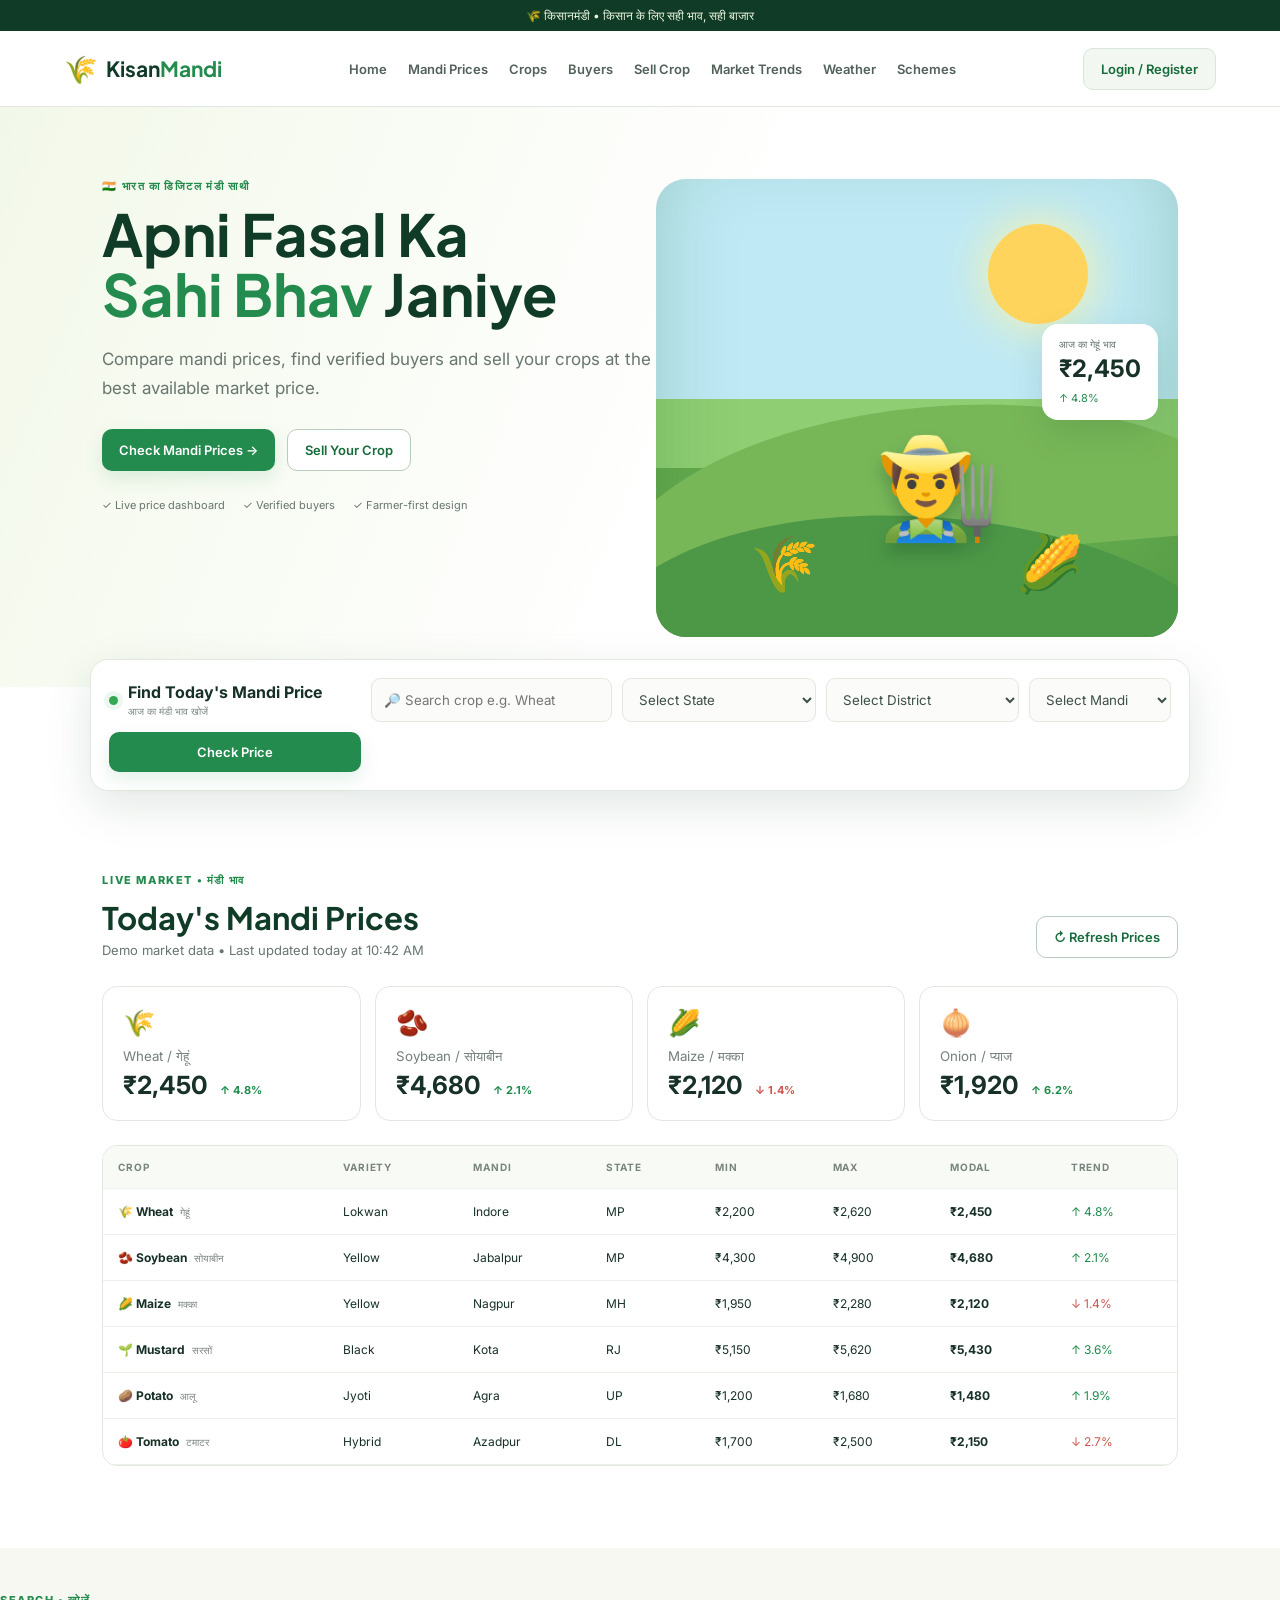
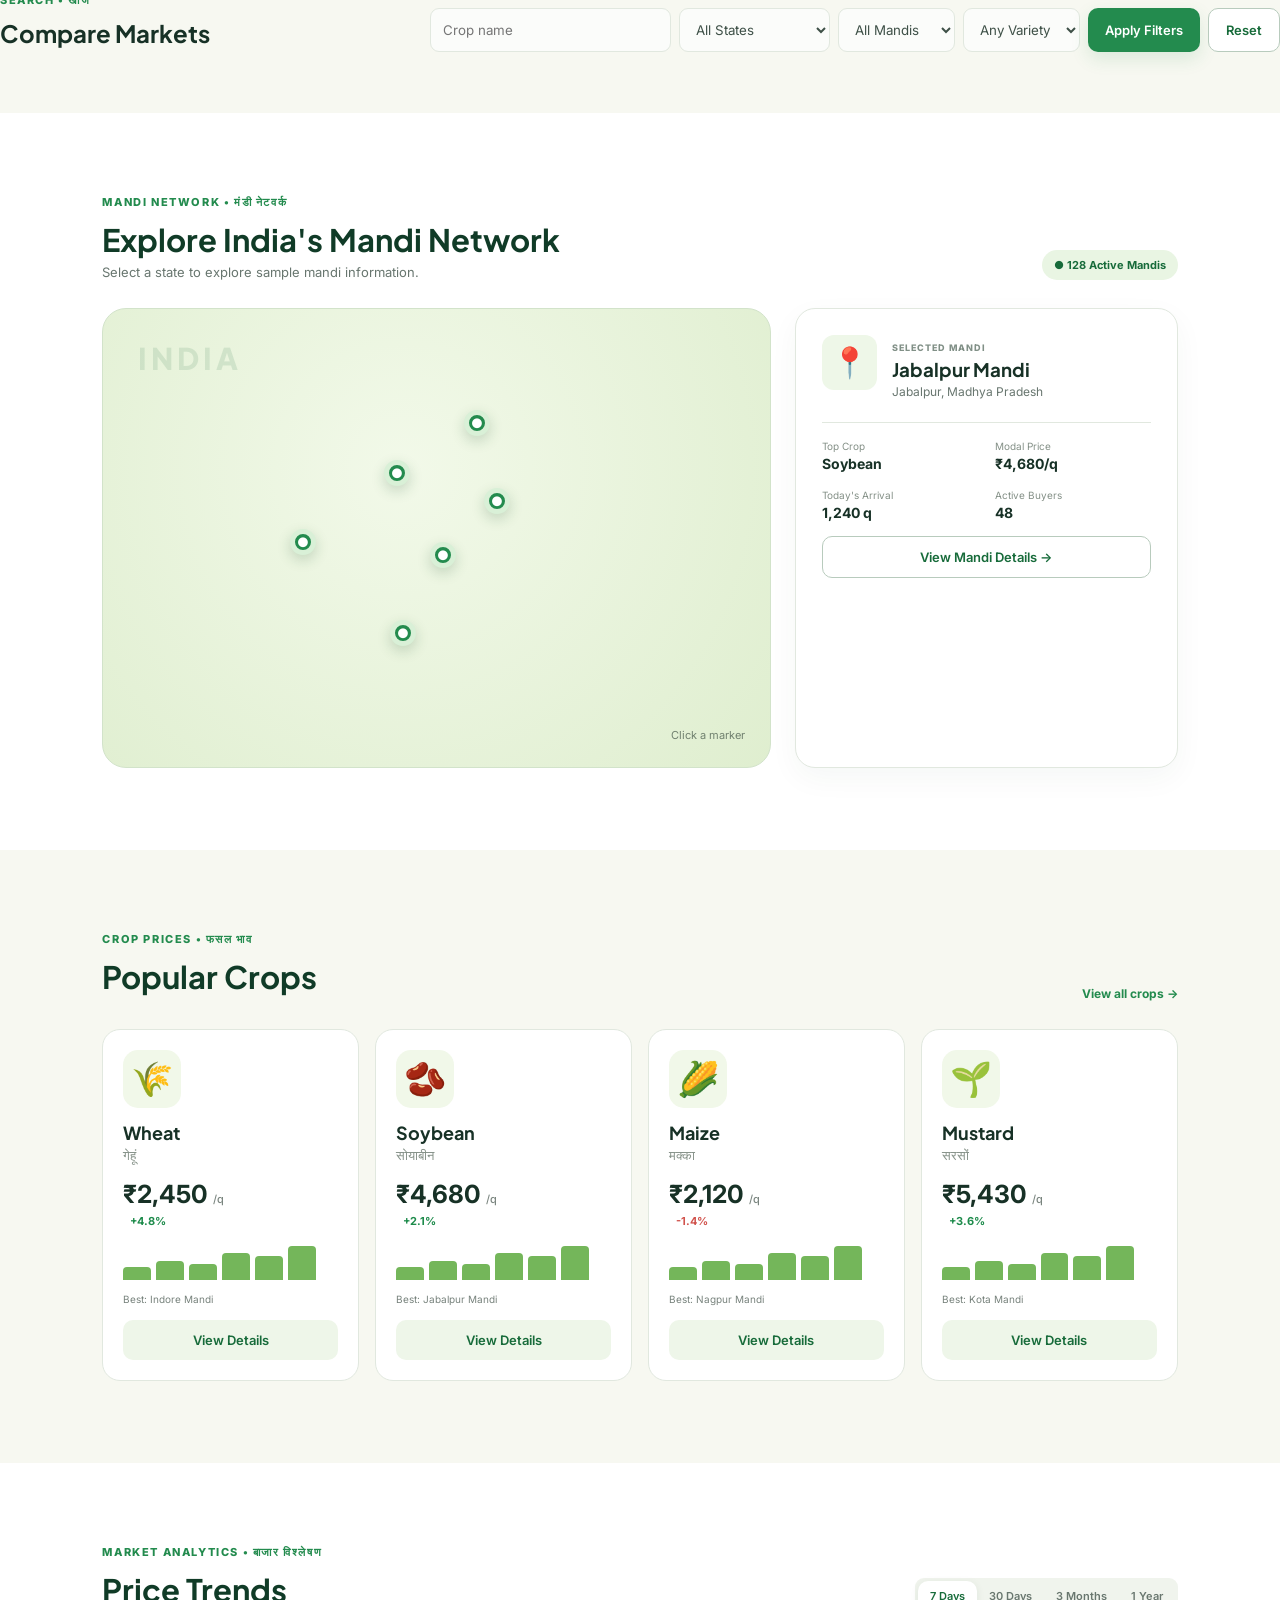
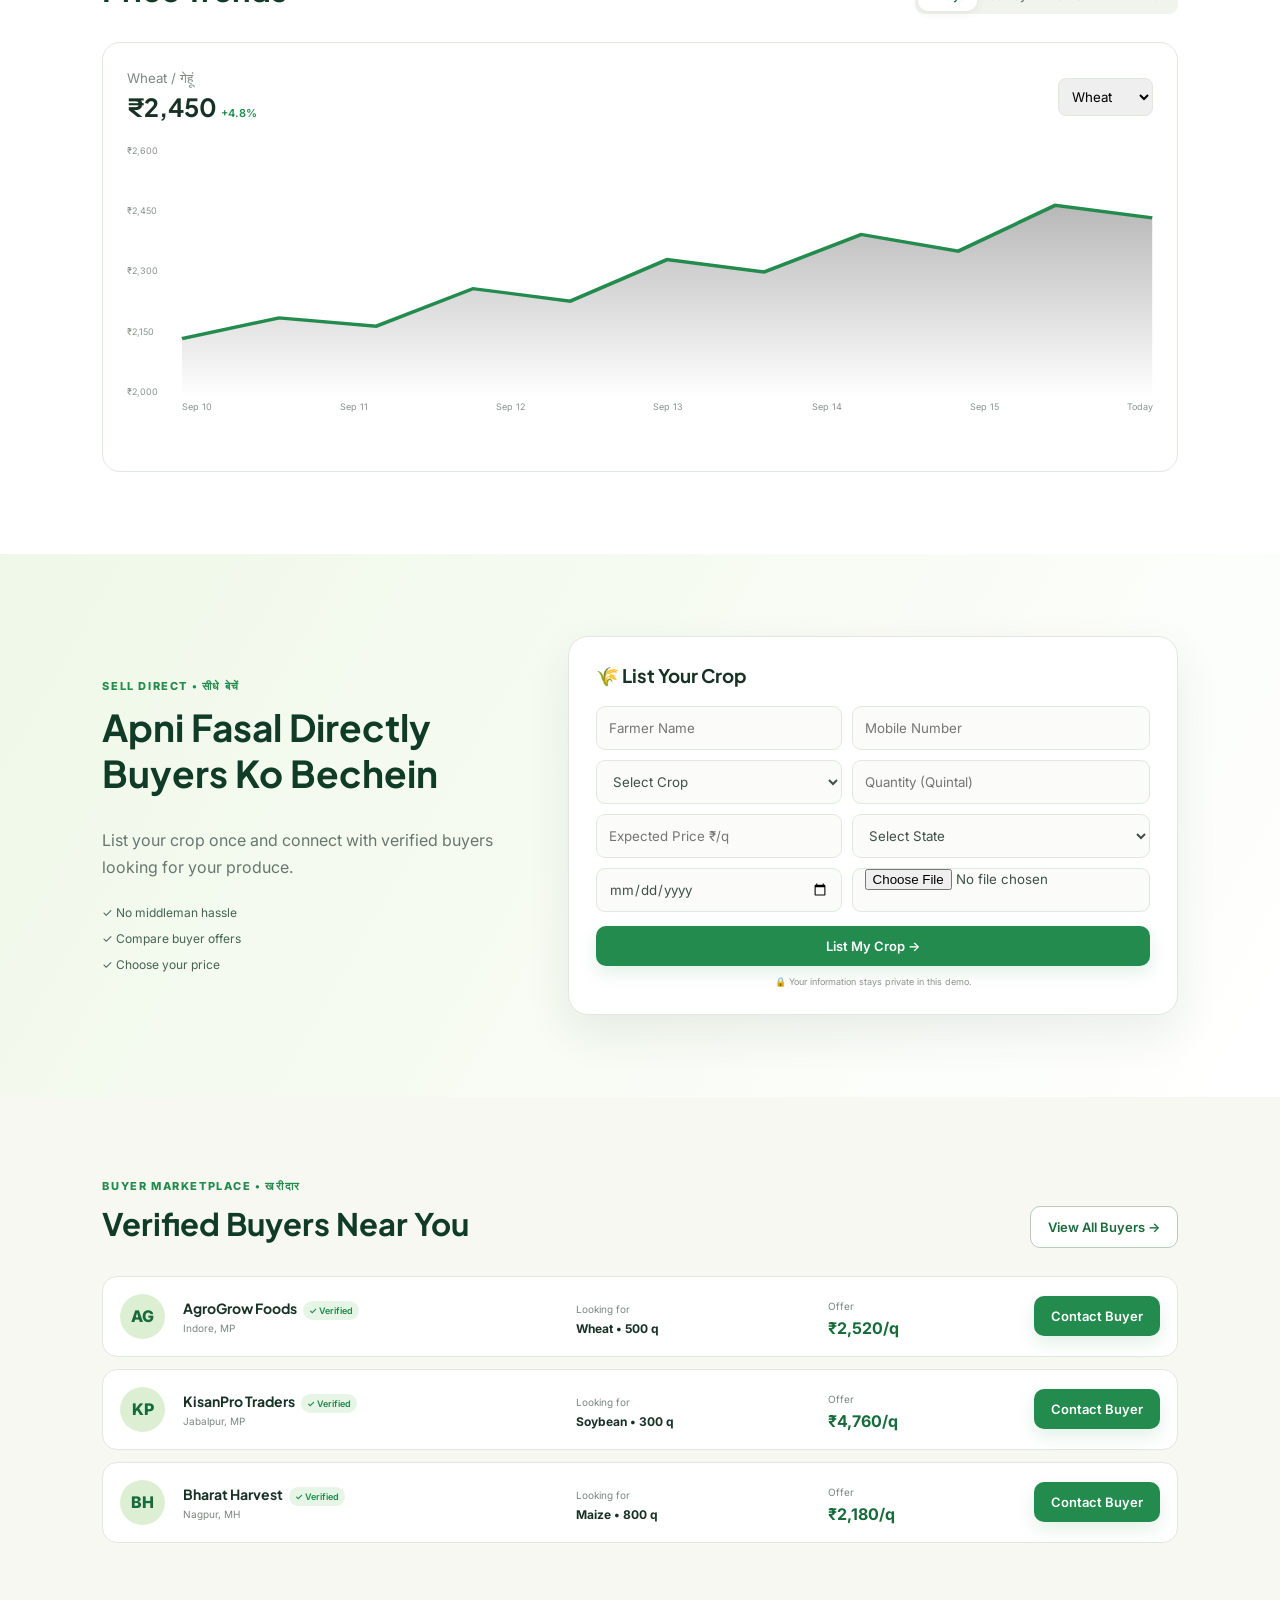
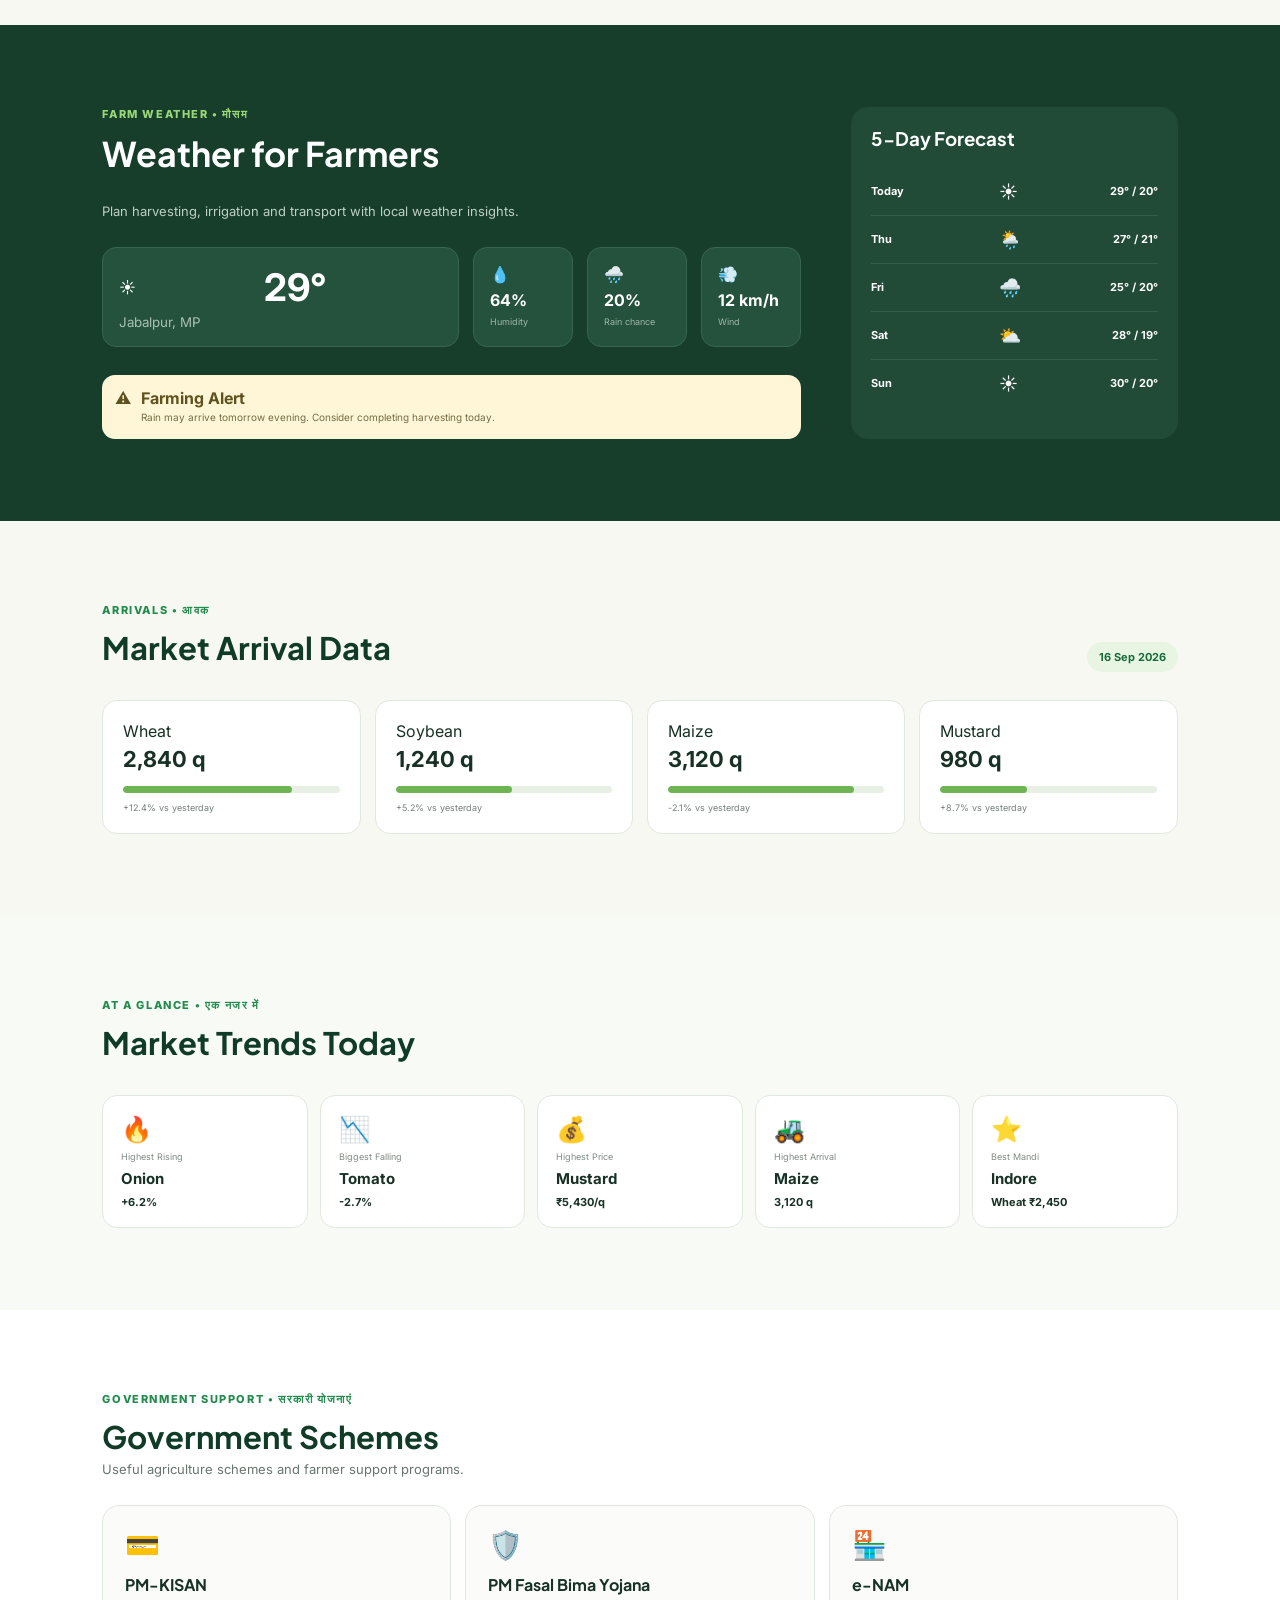
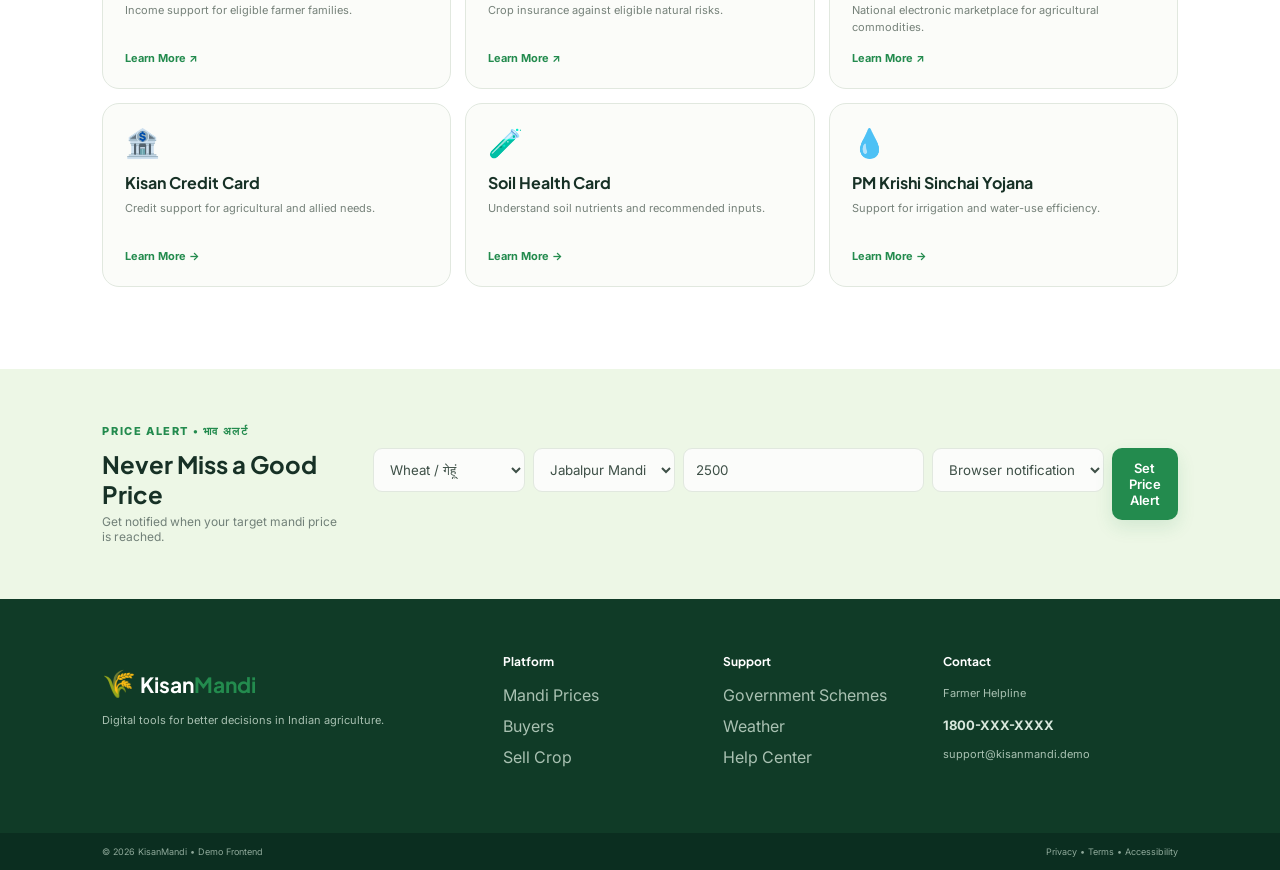
<file: index.html>
<!DOCTYPE html>
<html lang="en">

<head>
    <meta charset="UTF-8">

    <meta name="viewport"
        content="width=device-width, initial-scale=1.0">

    <meta name="description"
        content="KisanMandi - Digital Mandi Platform for Indian Farmers">

    <title>KisanMandi | Digital Mandi Platform</title>

    <!-- Google Fonts -->
    <link rel="preconnect"
        href="https://fonts.googleapis.com">
    <link rel="stylesheet" href="style.css">
        
    <link rel="preconnect"
        href="https://fonts.gstatic.com"
        crossorigin>

    <link href="https://fonts.googleapis.com/css2?family=Inter:wght@400;500;600;700;800&family=Plus+Jakarta+Sans:wght@500;600;700;800&display=swap"
        rel="stylesheet">

    <!-- CSS -->
    <link rel="stylesheet" href="style.css">
    <script src="script.js"></script>
</head>


<body>

<!-- =========================================
     TOP BAR
========================================= -->

<div class="topbar">
    🌾 किसानमंडी • किसान के लिए सही भाव, सही बाजार
</div>


<!-- =========================================
     NAVBAR
========================================= -->

<header class="navbar">

    <a href="#home" class="brand">
        <span>🌾</span>
        <strong>
            Kisan<span>Mandi</span>
        </strong>
    </a>


    <nav id="navLinks">

        <a href="#home">Home</a>

        <a href="#prices">
            Mandi Prices
        </a>

        <a href="#crops">
            Crops
        </a>

        <a href="#buyers">
            Buyers
        </a>

        <a href="#sell">
            Sell Crop
        </a>

        <a href="#trends">
            Market Trends
        </a>

        <a href="#weather">
            Weather
        </a>

        <a href="#schemes">
            Schemes
        </a>

    </nav>


    <button
        class="login-btn"
        onclick="openModal('loginModal')">

        Login / Register

    </button>


    <button
        class="menu-btn"
        onclick="toggleMenu()">

        ☰

    </button>

</header>



<!-- =========================================
     MAIN
========================================= -->

<main>


<!-- =========================================
     HERO SECTION
========================================= -->

<section id="home" class="hero">

    <div class="hero-copy">

        <div class="eyebrow">
            🇮🇳 भारत का डिजिटल मंडी साथी
        </div>


        <h1>

            Apni Fasal Ka

            <br>

            <span>Sahi Bhav</span>

            Janiye

        </h1>


        <p>

            Compare mandi prices, find verified buyers
            and sell your crops at the best available
            market price.

        </p>


        <div class="hero-actions">

            <a
                href="#prices"
                class="primary">

                Check Mandi Prices →

            </a>


            <a
                href="#sell"
                class="secondary">

                Sell Your Crop

            </a>

        </div>


        <div class="trust-row">

            <span>
                ✓ Live price dashboard
            </span>

            <span>
                ✓ Verified buyers
            </span>

            <span>
                ✓ Farmer-first design
            </span>

        </div>

    </div>


    <!-- HERO ART -->

    <div class="hero-art">

        <div class="sun"></div>

        <div class="field field1"></div>

        <div class="field field2"></div>

        <div class="farmer">
            👨‍🌾
        </div>

        <div class="crop crop1">
            🌾
        </div>

        <div class="crop crop2">
            🌽
        </div>


        <div class="price-float">

            <small>
                आज का गेहूं भाव
            </small>

            <b>
                ₹2,450
            </b>

            <span>
                ↑ 4.8%
            </span>

        </div>

    </div>

</section>



<!-- =========================================
     QUICK SEARCH
========================================= -->

<section class="quick-search">

    <div class="search-heading">

        <span class="live-dot"></span>

        <div>

            <b>
                Find Today's Mandi Price
            </b>

            <small>
                आज का मंडी भाव खोजें
            </small>

        </div>

    </div>


    <input
        id="heroCrop"
        type="text"
        placeholder="🔎 Search crop e.g. Wheat">


    <select>

        <option>
            Select State
        </option>

        <option>
            Madhya Pradesh
        </option>

        <option>
            Maharashtra
        </option>

        <option>
            Rajasthan
        </option>

        <option>
            Uttar Pradesh
        </option>

    </select>


    <select>

        <option>
            Select District
        </option>

        <option>
            Jabalpur
        </option>

        <option>
            Indore
        </option>

        <option>
            Bhopal
        </option>

        <option>
            Nagpur
        </option>

    </select>


    <select>

        <option>
            Select Mandi
        </option>

        <option>
            Jabalpur Mandi
        </option>

        <option>
            Indore Mandi
        </option>

        <option>
            Seoni Mandi
        </option>

    </select>


    <button
        class="primary"
        onclick="scrollToPrices()">

        Check Price

    </button>

</section>



<!-- =========================================
     MANDI PRICE SECTION
========================================= -->

<section id="prices" class="section">

    <div class="section-head">

        <div>

            <div class="eyebrow">
                LIVE MARKET • मंडी भाव
            </div>

            <h2>
                Today's Mandi Prices
            </h2>

            <p>
                Demo market data • Last updated today
                at 10:42 AM
            </p>

        </div>


        <button
            class="outline"
            onclick="refreshPrices()">

            ↻ Refresh Prices

        </button>

    </div>



    <!-- PRICE STATISTICS -->

    <div class="stats-grid">


        <div class="stat">

            <span>🌾</span>

            <small>
                Wheat / गेहूं
            </small>

            <b>
                ₹2,450
            </b>

            <em class="up">
                ↑ 4.8%
            </em>

        </div>



        <div class="stat">

            <span>🫘</span>

            <small>
                Soybean / सोयाबीन
            </small>

            <b>
                ₹4,680
            </b>

            <em class="up">
                ↑ 2.1%
            </em>

        </div>



        <div class="stat">

            <span>🌽</span>

            <small>
                Maize / मक्का
            </small>

            <b>
                ₹2,120
            </b>

            <em class="down">
                ↓ 1.4%
            </em>

        </div>



        <div class="stat">

            <span>🧅</span>

            <small>
                Onion / प्याज
            </small>

            <b>
                ₹1,920
            </b>

            <em class="up">
                ↑ 6.2%
            </em>

        </div>

    </div>



    <!-- PRICE TABLE -->

    <div class="table-wrap">

        <table id="priceTable">

            <thead>

                <tr>

                    <th>Crop</th>

                    <th>Variety</th>

                    <th>Mandi</th>

                    <th>State</th>

                    <th>Min</th>

                    <th>Max</th>

                    <th>Modal</th>

                    <th>Trend</th>

                </tr>

            </thead>


            <tbody>


                <tr>

                    <td>
                        🌾 <b>Wheat</b>
                        <small>गेहूं</small>
                    </td>

                    <td>
                        Lokwan
                    </td>

                    <td>
                        Indore
                    </td>

                    <td>
                        MP
                    </td>

                    <td>
                        ₹2,200
                    </td>

                    <td>
                        ₹2,620
                    </td>

                    <td>
                        <strong>
                            ₹2,450
                        </strong>
                    </td>

                    <td class="up">
                        ↑ 4.8%
                    </td>

                </tr>



                <tr>

                    <td>
                        🫘 <b>Soybean</b>
                        <small>सोयाबीन</small>
                    </td>

                    <td>
                        Yellow
                    </td>

                    <td>
                        Jabalpur
                    </td>

                    <td>
                        MP
                    </td>

                    <td>
                        ₹4,300
                    </td>

                    <td>
                        ₹4,900
                    </td>

                    <td>
                        <strong>
                            ₹4,680
                        </strong>
                    </td>

                    <td class="up">
                        ↑ 2.1%
                    </td>

                </tr>



                <tr>

                    <td>
                        🌽 <b>Maize</b>
                        <small>मक्का</small>
                    </td>

                    <td>
                        Yellow
                    </td>

                    <td>
                        Nagpur
                    </td>

                    <td>
                        MH
                    </td>

                    <td>
                        ₹1,950
                    </td>

                    <td>
                        ₹2,280
                    </td>

                    <td>
                        <strong>
                            ₹2,120
                        </strong>
                    </td>

                    <td class="down">
                        ↓ 1.4%
                    </td>

                </tr>



                <tr>

                    <td>
                        🌱 <b>Mustard</b>
                        <small>सरसों</small>
                    </td>

                    <td>
                        Black
                    </td>

                    <td>
                        Kota
                    </td>

                    <td>
                        RJ
                    </td>

                    <td>
                        ₹5,150
                    </td>

                    <td>
                        ₹5,620
                    </td>

                    <td>
                        <strong>
                            ₹5,430
                        </strong>
                    </td>

                    <td class="up">
                        ↑ 3.6%
                    </td>

                </tr>



                <tr>

                    <td>
                        🥔 <b>Potato</b>
                        <small>आलू</small>
                    </td>

                    <td>
                        Jyoti
                    </td>

                    <td>
                        Agra
                    </td>

                    <td>
                        UP
                    </td>

                    <td>
                        ₹1,200
                    </td>

                    <td>
                        ₹1,680
                    </td>

                    <td>
                        <strong>
                            ₹1,480
                        </strong>
                    </td>

                    <td class="up">
                        ↑ 1.9%
                    </td>

                </tr>



                <tr>

                    <td>
                        🍅 <b>Tomato</b>
                        <small>टमाटर</small>
                    </td>

                    <td>
                        Hybrid
                    </td>

                    <td>
                        Azadpur
                    </td>

                    <td>
                        DL
                    </td>

                    <td>
                        ₹1,700
                    </td>

                    <td>
                        ₹2,500
                    </td>

                    <td>
                        <strong>
                            ₹2,150
                        </strong>
                    </td>

                    <td class="down">
                        ↓ 2.7%
                    </td>

                </tr>


            </tbody>

        </table>

    </div>

</section>



<!-- =========================================
     FILTER SECTION
========================================= -->

<section class="filter-panel section-light">

    <div>

        <div class="eyebrow">
            SEARCH • खोजें
        </div>

        <h2>
            Compare Markets
        </h2>

    </div>


    <div class="filters">

        <input
            id="cropFilter"
            placeholder="Crop name">


        <select>

            <option>
                All States
            </option>

            <option>
                Madhya Pradesh
            </option>

            <option>
                Maharashtra
            </option>

            <option>
                Rajasthan
            </option>

        </select>


        <select>

            <option>
                All Mandis
            </option>

            <option>
                Jabalpur
            </option>

            <option>
                Indore
            </option>

            <option>
                Kota
            </option>

        </select>


        <select>

            <option>
                Any Variety
            </option>

            <option>
                Lokwan
            </option>

            <option>
                Yellow
            </option>

            <option>
                Hybrid
            </option>

        </select>


        <button
            class="primary"
            onclick="filterPrices()">

            Apply Filters

        </button>


        <button
            class="outline"
            onclick="resetFilter()">

            Reset

        </button>

    </div>

</section>



<!-- =========================================
     INDIA MANDI MAP
========================================= -->

<section class="section map-section">

    <div class="section-head">

        <div>

            <div class="eyebrow">
                MANDI NETWORK • मंडी नेटवर्क
            </div>

            <h2>
                Explore India's Mandi Network
            </h2>

            <p>
                Select a state to explore sample mandi
                information.
            </p>

        </div>


        <span class="map-pill">
            ● 128 Active Mandis
        </span>

    </div>



    <div class="map-layout">


        <!-- MAP -->

        <div class="india-map">

            <div class="map-title">
                INDIA
            </div>


            <button
                class="marker m1"
                onclick="showMandi('Madhya Pradesh')">
                ●
            </button>


            <button
                class="marker m2"
                onclick="showMandi('Maharashtra')">
                ●
            </button>


            <button
                class="marker m3"
                onclick="showMandi('Rajasthan')">
                ●
            </button>


            <button
                class="marker m4"
                onclick="showMandi('Uttar Pradesh')">
                ●
            </button>


            <button
                class="marker m5"
                onclick="showMandi('Punjab')">
                ●
            </button>


            <button
                class="marker m6"
                onclick="showMandi('Gujarat')">
                ●
            </button>


            <div class="map-hint">
                Click a marker
            </div>

        </div>



        <!-- MANDI INFO -->

        <div
            class="mandi-info"
            id="mandiInfo">


            <div class="info-icon">
                📍
            </div>


            <div>

                <span>
                    SELECTED MANDI
                </span>

                <h3>
                    Jabalpur Mandi
                </h3>

                <p>
                    Jabalpur, Madhya Pradesh
                </p>

            </div>


            <div class="info-grid">


                <div>

                    <small>
                        Top Crop
                    </small>

                    <b>
                        Soybean
                    </b>

                </div>


                <div>

                    <small>
                        Modal Price
                    </small>

                    <b>
                        ₹4,680/q
                    </b>

                </div>


                <div>

                    <small>
                        Today's Arrival
                    </small>

                    <b>
                        1,240 q
                    </b>

                </div>


                <div>

                    <small>
                        Active Buyers
                    </small>

                    <b>
                        48
                    </b>

                </div>


            </div>


            <button
                class="outline full"
                onclick="openMandiDetails()">

                View Mandi Details →

            </button>

        </div>

    </div>

</section>



<!-- =========================================
     POPULAR CROPS
========================================= -->

<section
    id="crops"
    class="section section-light">


    <div class="section-head">

        <div>

            <div class="eyebrow">
                CROP PRICES • फसल भाव
            </div>

            <h2>
                Popular Crops
            </h2>

        </div>


        <a
            class="text-link"
            href="#prices">

            View all crops →

        </a>

    </div>



    <div class="crop-grid">


        <!-- WHEAT -->

        <article class="crop-card">

            <div class="crop-icon">
                🌾
            </div>

            <h3>
                Wheat
            </h3>

            <small>
                गेहूं
            </small>

            <b>
                ₹2,450
                <span>/q</span>
            </b>

            <em class="up">
                +4.8%
            </em>

            <div class="mini-chart bars">

                <i></i>
                <i></i>
                <i></i>
                <i></i>
                <i></i>
                <i></i>

            </div>

            <p>
                Best: Indore Mandi
            </p>

            <button
                onclick="openCrop('Wheat')">

                View Details

            </button>

        </article>



        <!-- SOYBEAN -->

        <article class="crop-card">

            <div class="crop-icon">
                🫘
            </div>

            <h3>
                Soybean
            </h3>

            <small>
                सोयाबीन
            </small>

            <b>
                ₹4,680
                <span>/q</span>
            </b>

            <em class="up">
                +2.1%
            </em>

            <div class="mini-chart bars">

                <i></i>
                <i></i>
                <i></i>
                <i></i>
                <i></i>
                <i></i>

            </div>

            <p>
                Best: Jabalpur Mandi
            </p>

            <button
                onclick="openCrop('Soybean')">

                View Details

            </button>

        </article>



        <!-- MAIZE -->

        <article class="crop-card">

            <div class="crop-icon">
                🌽
            </div>

            <h3>
                Maize
            </h3>

            <small>
                मक्का
            </small>

            <b>
                ₹2,120
                <span>/q</span>
            </b>

            <em class="down">
                -1.4%
            </em>

            <div class="mini-chart bars">

                <i></i>
                <i></i>
                <i></i>
                <i></i>
                <i></i>
                <i></i>

            </div>

            <p>
                Best: Nagpur Mandi
            </p>

            <button
                onclick="openCrop('Maize')">

                View Details

            </button>

        </article>



        <!-- MUSTARD -->

        <article class="crop-card">

            <div class="crop-icon">
                🌱
            </div>

            <h3>
                Mustard
            </h3>

            <small>
                सरसों
            </small>

            <b>
                ₹5,430
                <span>/q</span>
            </b>

            <em class="up">
                +3.6%
            </em>

            <div class="mini-chart bars">

                <i></i>
                <i></i>
                <i></i>
                <i></i>
                <i></i>
                <i></i>

            </div>

            <p>
                Best: Kota Mandi
            </p>

            <button
                onclick="openCrop('Mustard')">

                View Details

            </button>

        </article>

    </div>

</section>



<!-- =========================================
     PRICE CHART
========================================= -->

<section
    id="trends"
    class="section">


    <div class="section-head">

        <div>

            <div class="eyebrow">
                MARKET ANALYTICS • बाजार विश्लेषण
            </div>

            <h2>
                Price Trends
            </h2>

        </div>


        <div class="range-tabs">

            <button
                class="active"
                onclick="setRange(this,'7D')">

                7 Days

            </button>

            <button
                onclick="setRange(this,'30D')">

                30 Days

            </button>

            <button
                onclick="setRange(this,'3M')">

                3 Months

            </button>

            <button
                onclick="setRange(this,'1Y')">

                1 Year

            </button>

        </div>

    </div>



    <div class="chart-card">


        <div class="chart-top">

            <div>

                <small>
                    Wheat / गेहूं
                </small>

                <h3>
                    ₹2,450

                    <span class="up">
                        +4.8%
                    </span>

                </h3>

            </div>


            <select
                id="chartCrop"
                onchange="drawChart()">

                <option>
                    Wheat
                </option>

                <option>
                    Soybean
                </option>

                <option>
                    Maize
                </option>

                <option>
                    Mustard
                </option>

            </select>

        </div>



        <div class="chart">

            <div class="ylabels">

                <span>₹2,600</span>

                <span>₹2,450</span>

                <span>₹2,300</span>

                <span>₹2,150</span>

                <span>₹2,000</span>

            </div>


            <svg
                viewBox="0 0 800 300"
                preserveAspectRatio="none">

                <defs>

                    <linearGradient
                        id="fill"
                        x1="0"
                        x2="0"
                        y1="0"
                        y2="1">

                        <stop
                            offset="0"
                            stop-opacity=".28"/>

                        <stop
                            offset="1"
                            stop-opacity="0"/>

                    </linearGradient>

                </defs>


                <path
                    id="area"
                    d="M0 230 L80 205 L160 215 L240 170 L320 185 L400 135 L480 150 L560 105 L640 125 L720 70 L800 85 L800 300 L0 300 Z">
                </path>


                <polyline
                    id="line"
                    points="0,230 80,205 160,215 240,170 320,185 400,135 480,150 560,105 640,125 720,70 800,85">
                </polyline>

            </svg>


            <div class="xlabels">

                <span>Sep 10</span>
                <span>Sep 11</span>
                <span>Sep 12</span>
                <span>Sep 13</span>
                <span>Sep 14</span>
                <span>Sep 15</span>
                <span>Today</span>

            </div>

        </div>

    </div>

</section>



<!-- =========================================
     SELL CROP
========================================= -->

<section
    id="sell"
    class="section sell-section">


    <div class="sell-copy">

        <div class="eyebrow">
            SELL DIRECT • सीधे बेचें
        </div>


        <h2>
            Apni Fasal Directly
            Buyers Ko Bechein
        </h2>


        <p>
            List your crop once and connect with
            verified buyers looking for your produce.
        </p>


        <div class="sell-benefits">

            <span>
                ✓ No middleman hassle
            </span>

            <span>
                ✓ Compare buyer offers
            </span>

            <span>
                ✓ Choose your price
            </span>

        </div>

    </div>



    <!-- SELL FORM -->

    <form
        id="sellForm"
        class="form-card"
        onsubmit="listCrop(event)">


        <h3>
            🌾 List Your Crop
        </h3>


        <div class="form-grid">


            <input
                required
                placeholder="Farmer Name">


            <input
                required
                placeholder="Mobile Number"
                pattern="[0-9]{10}">


            <select required>

                <option value="">
                    Select Crop
                </option>

                <option>
                    Wheat
                </option>

                <option>
                    Soybean
                </option>

                <option>
                    Maize
                </option>

                <option>
                    Rice
                </option>

            </select>


            <input
                required
                type="number"
                placeholder="Quantity (Quintal)">


            <input
                required
                type="number"
                placeholder="Expected Price ₹/q">


            <select required>

                <option value="">
                    Select State
                </option>

                <option>
                    Madhya Pradesh
                </option>

                <option>
                    Maharashtra
                </option>

                <option>
                    Rajasthan
                </option>

            </select>


            <input
                type="date">


            <input
                type="file"
                accept="image/*">

        </div>


        <button class="primary full">

            List My Crop →

        </button>


        <small class="form-note">

            🔒 Your information stays private
            in this demo.

        </small>

    </form>

</section>



<!-- =========================================
     BUYERS
========================================= -->

<section
    id="buyers"
    class="section section-light">


    <div class="section-head">

        <div>

            <div class="eyebrow">
                BUYER MARKETPLACE • खरीदार
            </div>

            <h2>
                Verified Buyers Near You
            </h2>

        </div>


        <button class="outline">

            View All Buyers →

        </button>

    </div>



    <div class="buyer-grid">


        <!-- BUYER 1 -->

        <article class="buyer">

            <div class="avatar">
                AG
            </div>


            <div>

                <h3>

                    AgroGrow Foods

                    <span>
                        ✓ Verified
                    </span>

                </h3>

                <p>
                    Indore, MP
                </p>

            </div>


            <div class="need">

                <small>
                    Looking for
                </small>

                <b>
                    Wheat • 500 q
                </b>

            </div>


            <div class="offer">

                <small>
                    Offer
                </small>

                <b>
                    ₹2,520/q
                </b>

            </div>


            <button
                class="primary"
                onclick="toast('Buyer contact request sent!')">

                Contact Buyer

            </button>

        </article>



        <!-- BUYER 2 -->

        <article class="buyer">

            <div class="avatar">
                KP
            </div>


            <div>

                <h3>

                    KisanPro Traders

                    <span>
                        ✓ Verified
                    </span>

                </h3>

                <p>
                    Jabalpur, MP
                </p>

            </div>


            <div class="need">

                <small>
                    Looking for
                </small>

                <b>
                    Soybean • 300 q
                </b>

            </div>


            <div class="offer">

                <small>
                    Offer
                </small>

                <b>
                    ₹4,760/q
                </b>

            </div>


            <button
                class="primary"
                onclick="toast('Buyer contact request sent!')">

                Contact Buyer

            </button>

        </article>



        <!-- BUYER 3 -->

        <article class="buyer">

            <div class="avatar">
                BH
            </div>


            <div>

                <h3>

                    Bharat Harvest

                    <span>
                        ✓ Verified
                    </span>

                </h3>

                <p>
                    Nagpur, MH
                </p>

            </div>


            <div class="need">

                <small>
                    Looking for
                </small>

                <b>
                    Maize • 800 q
                </b>

            </div>


            <div class="offer">

                <small>
                    Offer
                </small>

                <b>
                    ₹2,180/q
                </b>

            </div>


            <button
                class="primary"
                onclick="toast('Buyer contact request sent!')">

                Contact Buyer

            </button>

        </article>

    </div>

</section>



<!-- =========================================
     WEATHER
========================================= -->

<section
    id="weather"
    class="section weather-section">


    <div>

        <div class="eyebrow">
            FARM WEATHER • मौसम
        </div>


        <h2>
            Weather for Farmers
        </h2>


        <p>
            Plan harvesting, irrigation and transport
            with local weather insights.
        </p>


        <div class="weather-main">


            <div class="big-weather">

                ☀️

                <strong>
                    29°
                </strong>

                <small>
                    Jabalpur, MP
                </small>

            </div>


            <div class="weather-stat">

                <span>💧</span>

                <b>
                    64%
                </b>

                <small>
                    Humidity
                </small>

            </div>


            <div class="weather-stat">

                <span>🌧️</span>

                <b>
                    20%
                </b>

                <small>
                    Rain chance
                </small>

            </div>


            <div class="weather-stat">

                <span>💨</span>

                <b>
                    12 km/h
                </b>

                <small>
                    Wind
                </small>

            </div>

        </div>


        <div class="alert">

            ⚠️

            <div>

                <b>
                    Farming Alert
                </b>

                <p>
                    Rain may arrive tomorrow evening.
                    Consider completing harvesting today.
                </p>

            </div>

        </div>

    </div>



    <!-- FORECAST -->

    <div class="forecast">

        <h3>
            5-Day Forecast
        </h3>


        <div class="day">

            <b>
                Today
            </b>

            <span>
                ☀️
            </span>

            <strong>
                29° / 20°
            </strong>

        </div>


        <div class="day">

            <b>
                Thu
            </b>

            <span>
                🌦️
            </span>

            <strong>
                27° / 21°
            </strong>

        </div>


        <div class="day">

            <b>
                Fri
            </b>

            <span>
                🌧️
            </span>

            <strong>
                25° / 20°
            </strong>

        </div>


        <div class="day">

            <b>
                Sat
            </b>

            <span>
                ⛅
            </span>

            <strong>
                28° / 19°
            </strong>

        </div>


        <div class="day">

            <b>
                Sun
            </b>

            <span>
                ☀️
            </span>

            <strong>
                30° / 20°
            </strong>

        </div>

    </div>

</section>



<!-- =========================================
     MARKET ARRIVAL
========================================= -->

<section
    class="section section-light arrivals">


    <div class="section-head">

        <div>

            <div class="eyebrow">
                ARRIVALS • आवक
            </div>

            <h2>
                Market Arrival Data
            </h2>

        </div>


        <span class="date-chip">
            16 Sep 2026
        </span>

    </div>



    <div class="arrival-grid">


        <div class="arrival">

            <span>
                Wheat
            </span>

            <b>
                2,840 q
            </b>

            <div>
                <i style="width:78%"></i>
            </div>

            <small>
                +12.4% vs yesterday
            </small>

        </div>


        <div class="arrival">

            <span>
                Soybean
            </span>

            <b>
                1,240 q
            </b>

            <div>
                <i style="width:54%"></i>
            </div>

            <small>
                +5.2% vs yesterday
            </small>

        </div>


        <div class="arrival">

            <span>
                Maize
            </span>

            <b>
                3,120 q
            </b>

            <div>
                <i style="width:86%"></i>
            </div>

            <small>
                -2.1% vs yesterday
            </small>

        </div>


        <div class="arrival">

            <span>
                Mustard
            </span>

            <b>
                980 q
            </b>

            <div>
                <i style="width:40%"></i>
            </div>

            <small>
                +8.7% vs yesterday
            </small>

        </div>

    </div>

</section>



<!-- =========================================
     MARKET TRENDS
========================================= -->

<section class="section trends-cards">


    <div class="section-head">

        <div>

            <div class="eyebrow">
                AT A GLANCE • एक नजर में
            </div>

            <h2>
                Market Trends Today
            </h2>

        </div>

    </div>



    <div class="trend-grid">


        <div>

            <span>🔥</span>

            <small>
                Highest Rising
            </small>

            <b>
                Onion
            </b>

            <em>
                +6.2%
            </em>

        </div>


        <div>

            <span>📉</span>

            <small>
                Biggest Falling
            </small>

            <b>
                Tomato
            </b>

            <em>
                -2.7%
            </em>

        </div>


        <div>

            <span>💰</span>

            <small>
                Highest Price
            </small>

            <b>
                Mustard
            </b>

            <em>
                ₹5,430/q
            </em>

        </div>


        <div>

            <span>🚜</span>

            <small>
                Highest Arrival
            </small>

            <b>
                Maize
            </b>

            <em>
                3,120 q
            </em>

        </div>


        <div>

            <span>⭐</span>

            <small>
                Best Mandi
            </small>

            <b>
                Indore
            </b>

            <em>
                Wheat ₹2,450
            </em>

        </div>

    </div>

</section>



<!-- =========================================
     GOVERNMENT SCHEMES
========================================= -->

<section
    id="schemes"
    class="section schemes">


    <div class="section-head">

        <div>

            <div class="eyebrow">
                GOVERNMENT SUPPORT • सरकारी योजनाएं
            </div>

            <h2>
                Government Schemes
            </h2>

            <p>
                Useful agriculture schemes and farmer
                support programs.
            </p>

        </div>

    </div>



    <div class="scheme-grid">


        <article>

            <span>💳</span>

            <h3>
                PM-KISAN
            </h3>

            <p>
                Income support for eligible farmer families.
            </p>

            <a
                href="https://pmkisan.gov.in/"
                target="_blank">

                Learn More ↗

            </a>

        </article>



        <article>

            <span>🛡️</span>

            <h3>
                PM Fasal Bima Yojana
            </h3>

            <p>
                Crop insurance against eligible
                natural risks.
            </p>

            <a
                href="https://pmfby.gov.in/"
                target="_blank">

                Learn More ↗

            </a>

        </article>



        <article>

            <span>🏪</span>

            <h3>
                e-NAM
            </h3>

            <p>
                National electronic marketplace for
                agricultural commodities.
            </p>

            <a
                href="https://www.enam.gov.in/"
                target="_blank">

                Learn More ↗

            </a>

        </article>



        <article>

            <span>🏦</span>

            <h3>
                Kisan Credit Card
            </h3>

            <p>
                Credit support for agricultural
                and allied needs.
            </p>

            <a href="#">
                Learn More →
            </a>

        </article>



        <article>

            <span>🧪</span>

            <h3>
                Soil Health Card
            </h3>

            <p>
                Understand soil nutrients and
                recommended inputs.
            </p>

            <a href="#">
                Learn More →
            </a>

        </article>



        <article>

            <span>💧</span>

            <h3>
                PM Krishi Sinchai Yojana
            </h3>

            <p>
                Support for irrigation and
                water-use efficiency.
            </p>

            <a href="#">
                Learn More →
            </a>

        </article>

    </div>

</section>



<!-- =========================================
     PRICE ALERT
========================================= -->

<section class="section alert-section">


    <div class="alert-copy">

        <div class="eyebrow">
            PRICE ALERT • भाव अलर्ट
        </div>

        <h2>
            Never Miss a Good Price
        </h2>

        <p>
            Get notified when your target mandi
            price is reached.
        </p>

    </div>


    <form
        class="alert-form"
        onsubmit="setAlert(event)">


        <select>

            <option>
                Wheat / गेहूं
            </option>

            <option>
                Soybean / सोयाबीन
            </option>

            <option>
                Maize / मक्का
            </option>

        </select>


        <select>

            <option>
                Jabalpur Mandi
            </option>

            <option>
                Indore Mandi
            </option>

        </select>


        <input
            type="number"
            value="2500"
            placeholder="Target ₹/q">


        <select>

            <option>
                Browser notification
            </option>

            <option>
                SMS
            </option>

        </select>


        <button class="primary">

            Set Price Alert

        </button>

    </form>

</section>

</main>



<!-- =========================================
     FOOTER
========================================= -->

<footer>


    <div class="footer-main">


        <div>

            <a
                class="brand"
                href="#home">

                <span>🌾</span>

                <strong>
                    Kisan<span>Mandi</span>
                </strong>

            </a>

            <p>
                Digital tools for better decisions
                in Indian agriculture.
            </p>

        </div>


        <div>

            <h4>
                Platform
            </h4>

            <a href="#prices">
                Mandi Prices
            </a>

            <a href="#buyers">
                Buyers
            </a>

            <a href="#sell">
                Sell Crop
            </a>

        </div>


        <div>

            <h4>
                Support
            </h4>

            <a href="#schemes">
                Government Schemes
            </a>

            <a href="#weather">
                Weather
            </a>

            <a href="#">
                Help Center
            </a>

        </div>


        <div>

            <h4>
                Contact
            </h4>

            <p>
                Farmer Helpline
            </p>

            <b>
                1800-XXX-XXXX
            </b>

            <p>
                support@kisanmandi.demo
            </p>

        </div>

    </div>


    <div class="footer-bottom">

        <span>
            © 2026 KisanMandi • Demo Frontend
        </span>

        <span>
            Privacy • Terms • Accessibility
        </span>

    </div>

</footer>



<!-- =========================================
     LOGIN MODAL
========================================= -->

<div
    class="modal"
    id="loginModal">


    <div class="modal-box">


        <button
            class="close"
            onclick="closeModal('loginModal')">

            ×

        </button>


        <div class="modal-icon">
            🌾
        </div>


        <h2>
            Welcome to KisanMandi
        </h2>


        <p>
            Login to manage your crops, alerts
            and mandi preferences.
        </p>


        <input
            placeholder="Mobile Number">


        <input
            type="password"
            placeholder="Enter OTP / Password">


        <button
            class="primary full"
            onclick="loginDemo()">

            Continue

        </button>

    </div>

</div>



<!-- =========================================
     DETAIL MODAL
========================================= -->

<div
    class="modal"
    id="detailModal">


    <div class="modal-box">


        <button
            class="close"
            onclick="closeModal('detailModal')">

            ×

        </button>


        <div id="detailContent"></div>

    </div>

</div>



<!-- TOAST -->

<div id="toast" class="toast"></div>


<!-- JAVASCRIPT -->

<script src="script.js"></script>

</body>

</html>
</file>
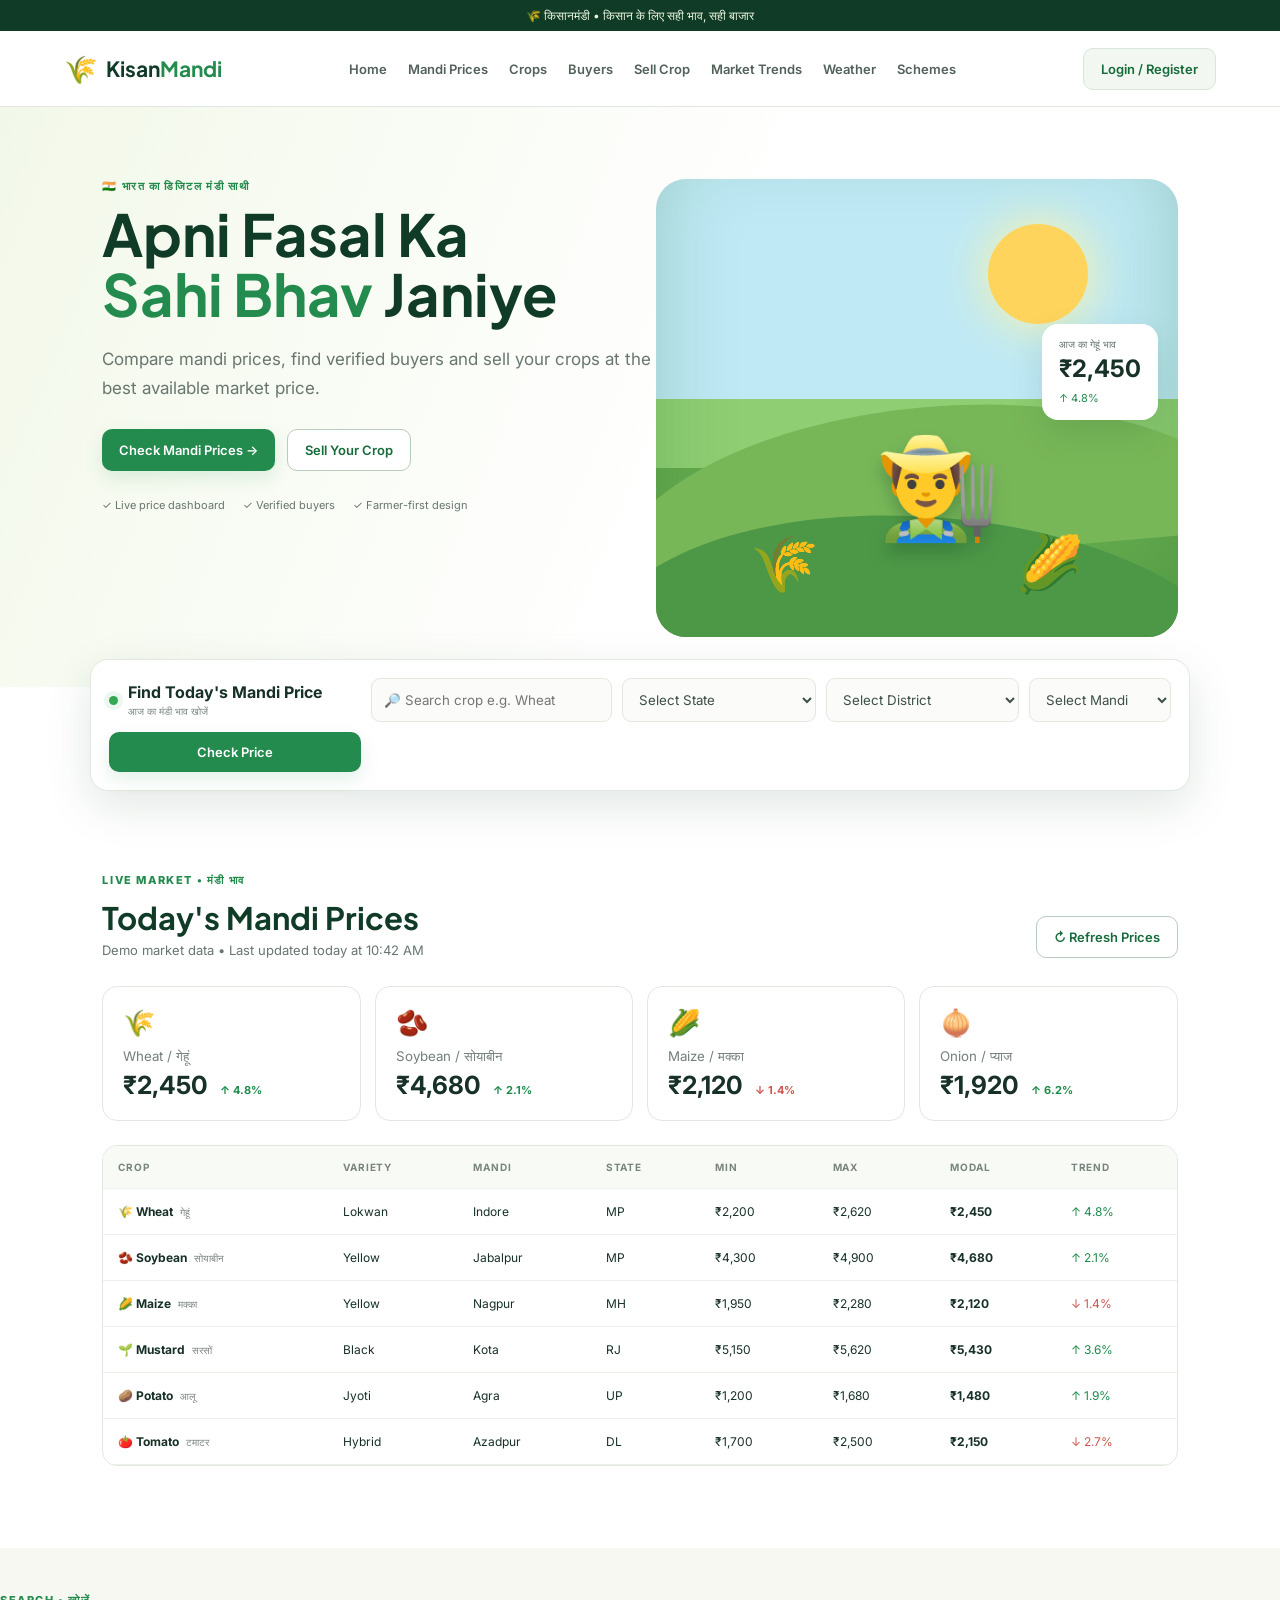
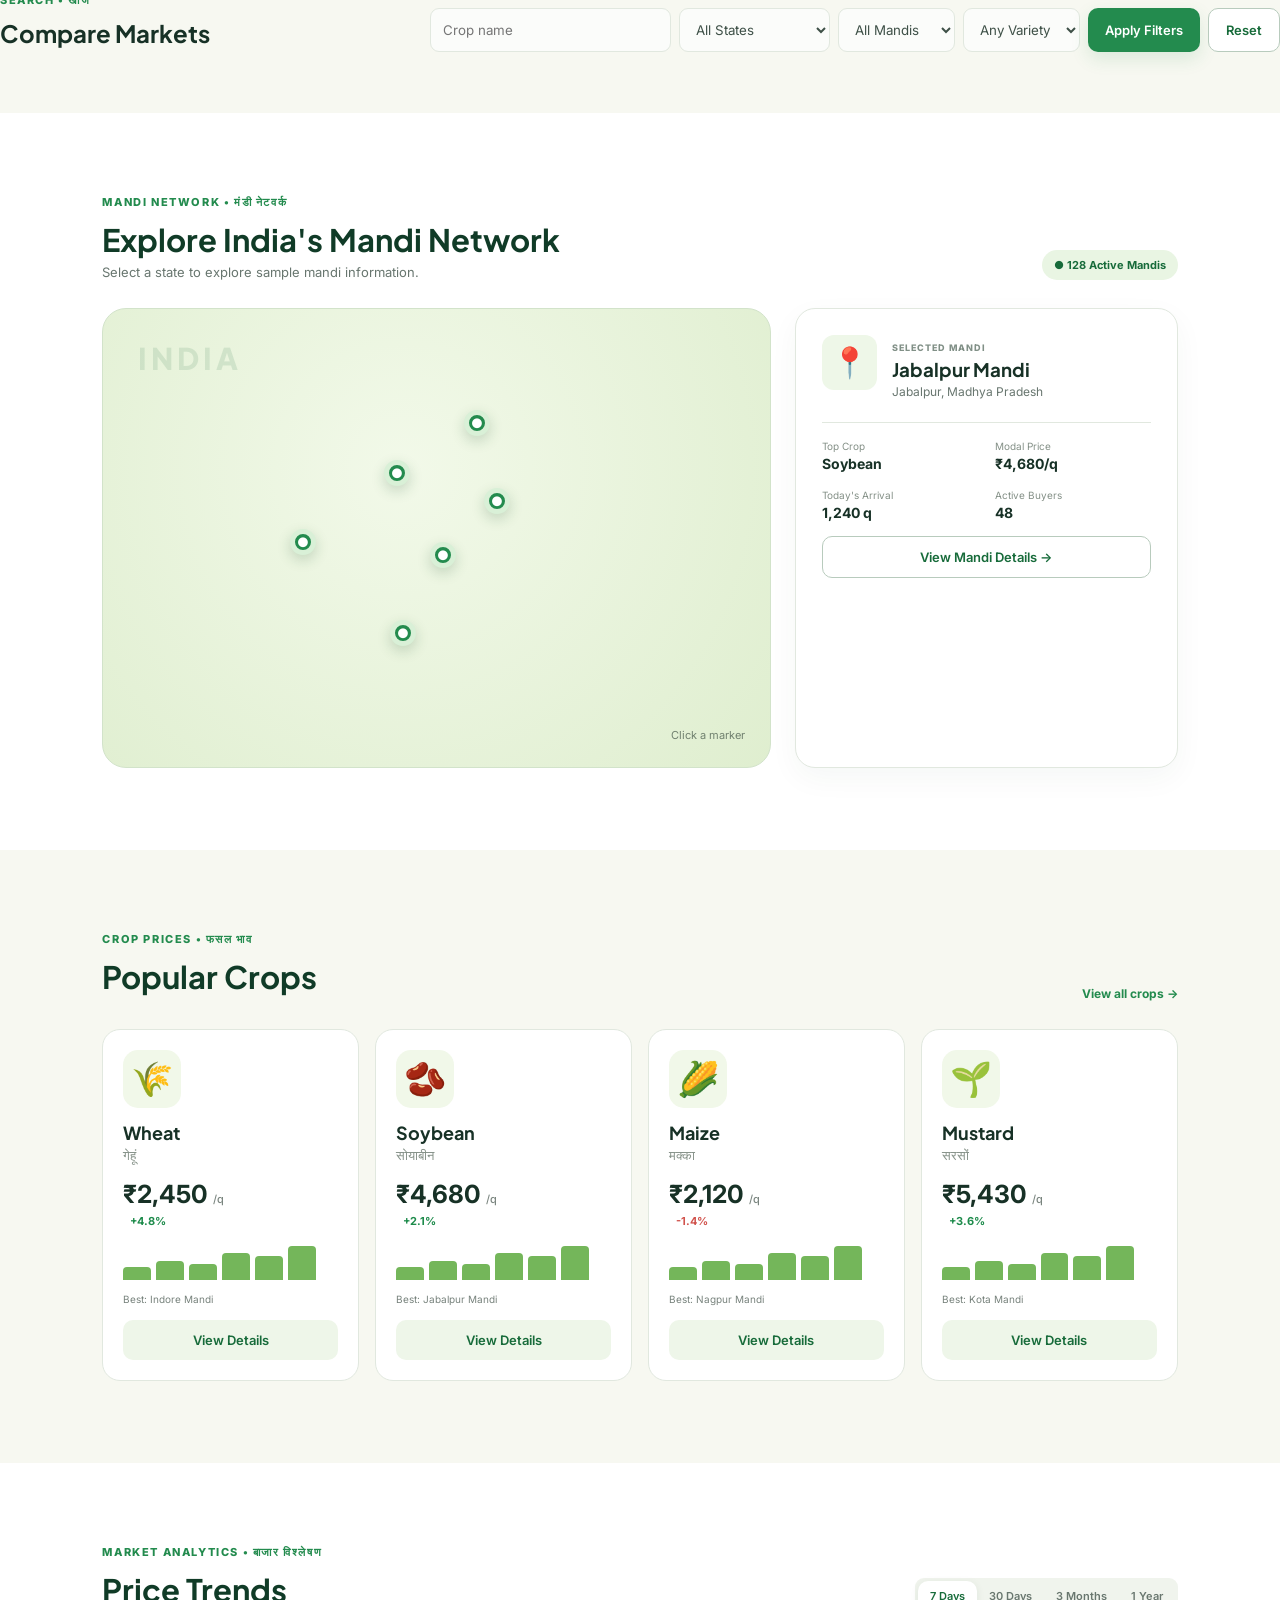
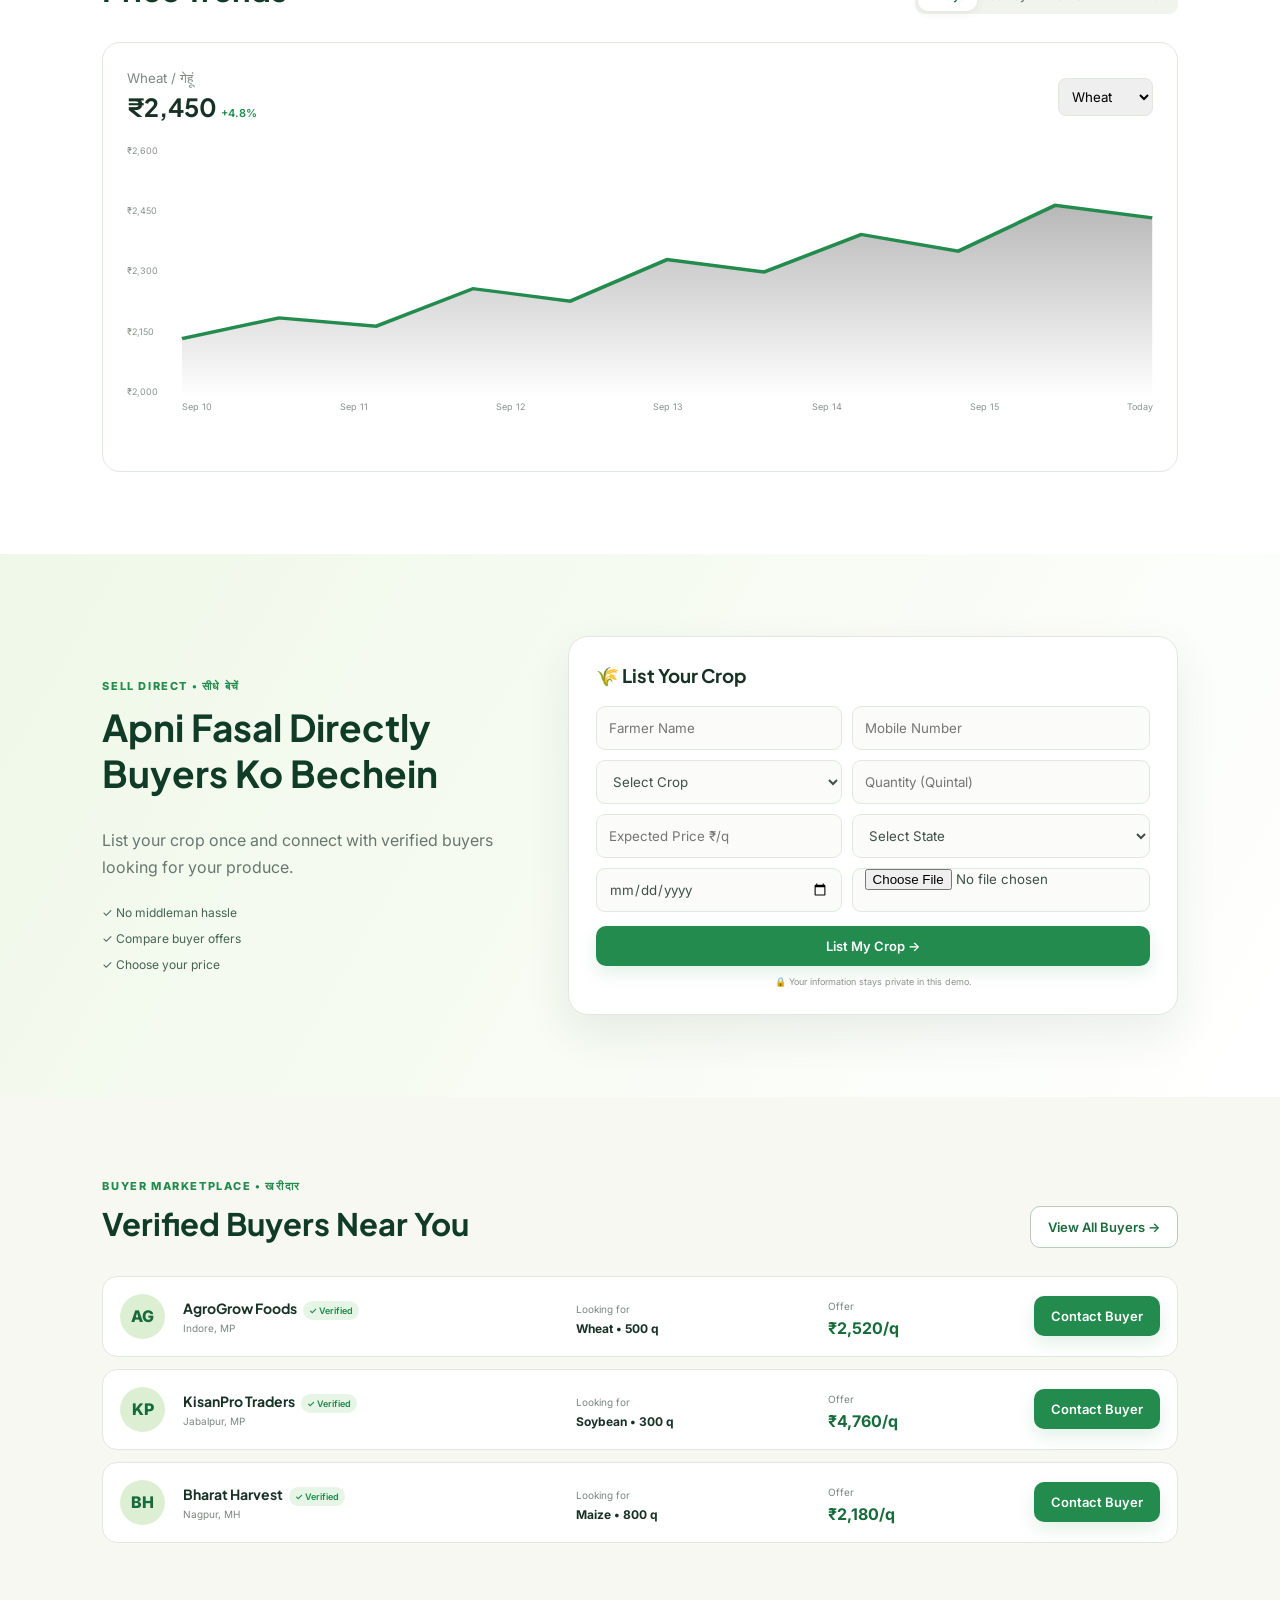
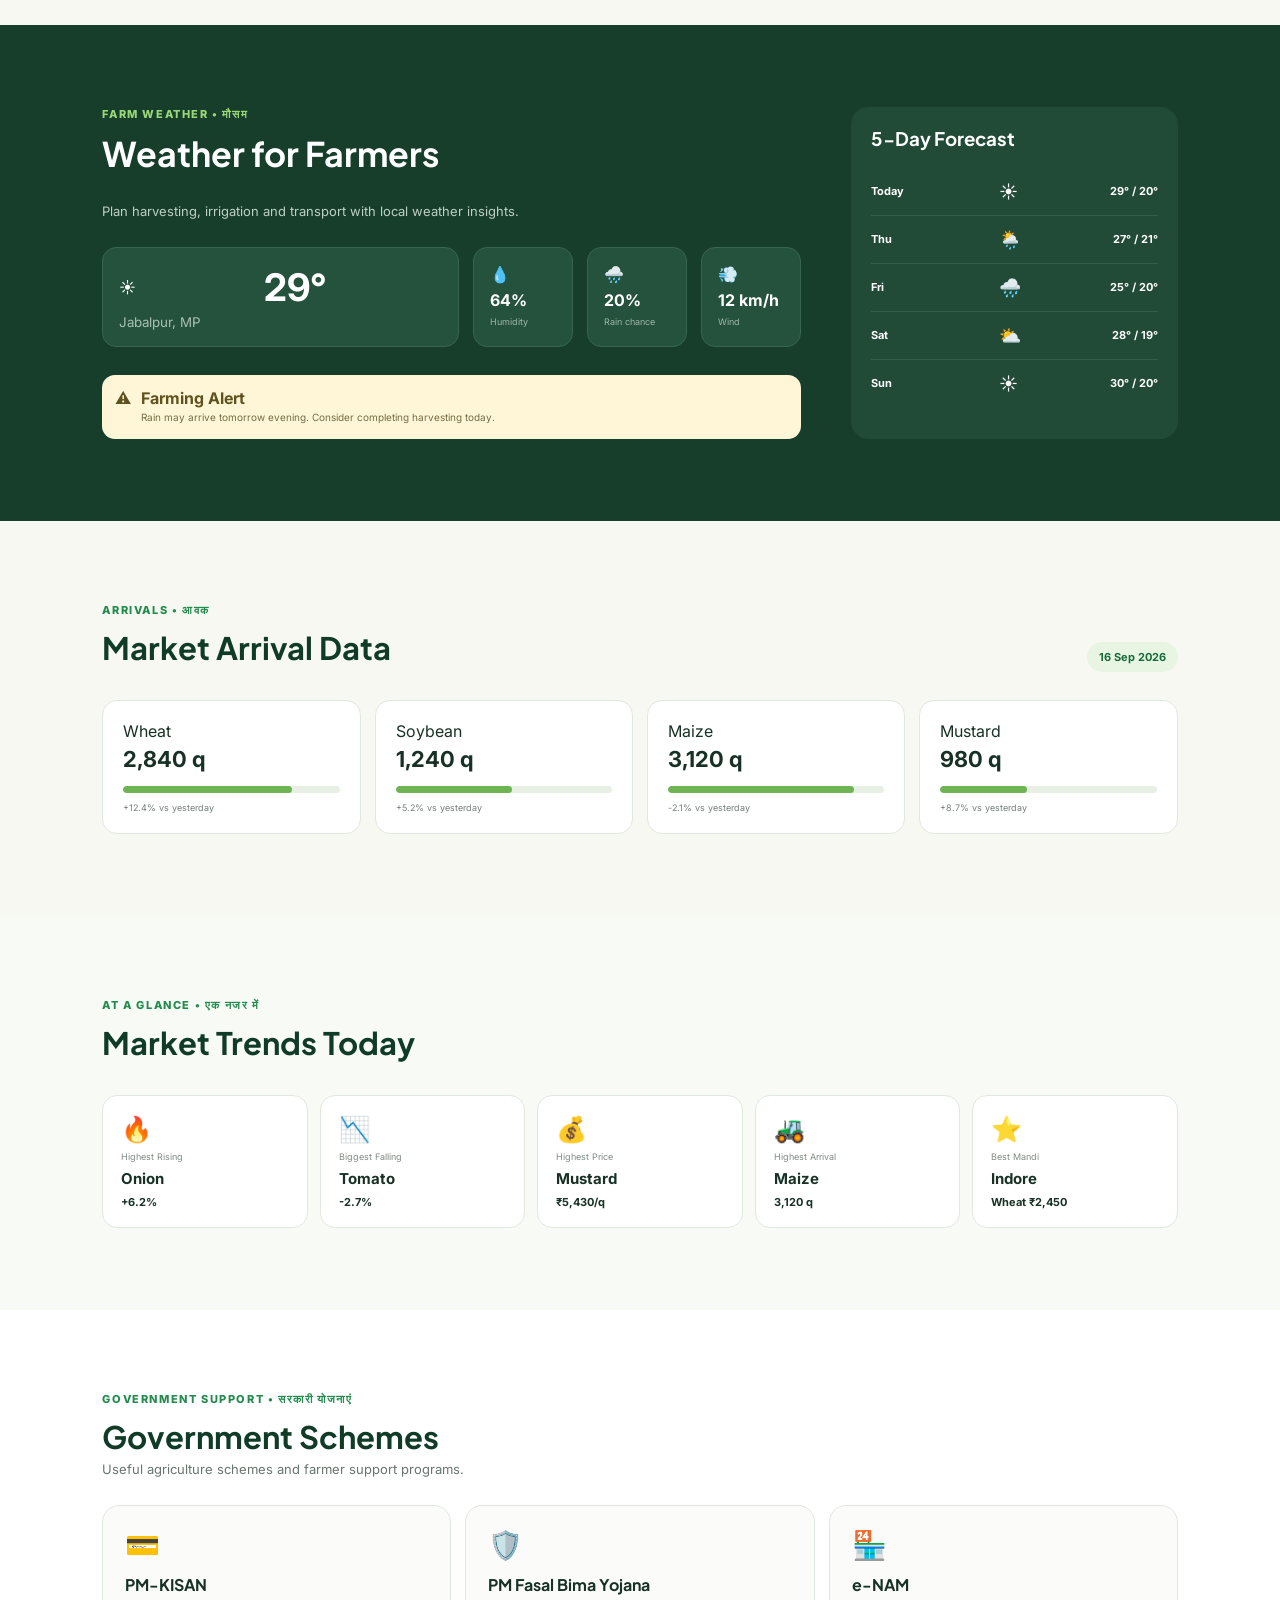
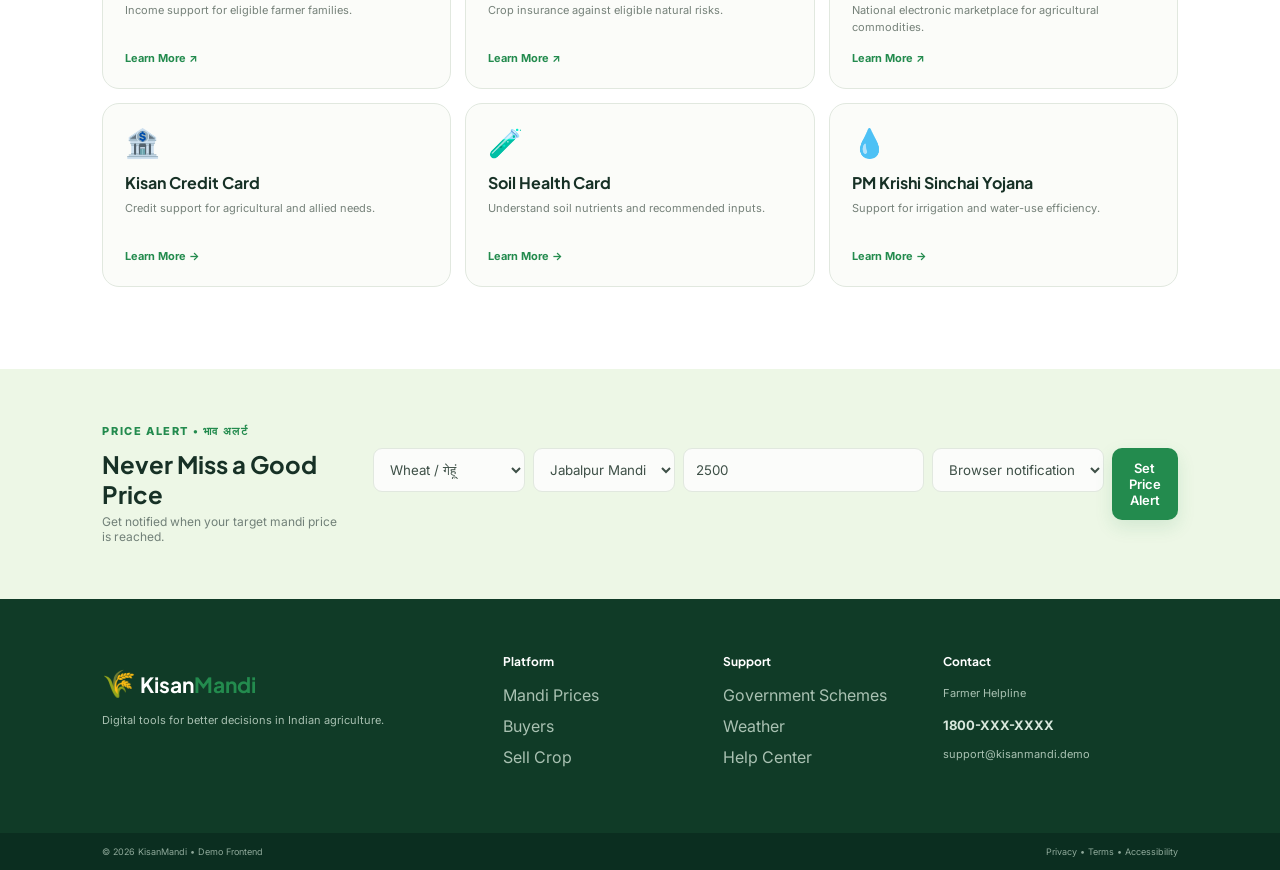
<file: .vscode/farmerapp/index.html>
<!DOCTYPE html>
<html lang="en">

<head>
    <meta charset="UTF-8">

    <meta name="viewport"
        content="width=device-width, initial-scale=1.0">

    <meta name="description"
        content="KisanMandi - Digital Mandi Platform for Indian Farmers">

    <title>KisanMandi | Digital Mandi Platform</title>

    <!-- Google Fonts -->
    <link rel="preconnect"
        href="https://fonts.googleapis.com">
    <link rel="stylesheet" href="style.css">
        
    <link rel="preconnect"
        href="https://fonts.gstatic.com"
        crossorigin>

    <link href="https://fonts.googleapis.com/css2?family=Inter:wght@400;500;600;700;800&family=Plus+Jakarta+Sans:wght@500;600;700;800&display=swap"
        rel="stylesheet">

    <!-- CSS -->
    <link rel="stylesheet" href="style.css">
    <script src="script.js"></script>
</head>


<body>

<!-- =========================================
     TOP BAR
========================================= -->

<div class="topbar">
    🌾 किसानमंडी • किसान के लिए सही भाव, सही बाजार
</div>


<!-- =========================================
     NAVBAR
========================================= -->

<header class="navbar">

    <a href="#home" class="brand">
        <span>🌾</span>
        <strong>
            Kisan<span>Mandi</span>
        </strong>
    </a>


    <nav id="navLinks">

        <a href="#home">Home</a>

        <a href="#prices">
            Mandi Prices
        </a>

        <a href="#crops">
            Crops
        </a>

        <a href="#buyers">
            Buyers
        </a>

        <a href="#sell">
            Sell Crop
        </a>

        <a href="#trends">
            Market Trends
        </a>

        <a href="#weather">
            Weather
        </a>

        <a href="#schemes">
            Schemes
        </a>

    </nav>


    <button
        class="login-btn"
        onclick="openModal('loginModal')">

        Login / Register

    </button>


    <button
        class="menu-btn"
        onclick="toggleMenu()">

        ☰

    </button>

</header>



<!-- =========================================
     MAIN
========================================= -->

<main>


<!-- =========================================
     HERO SECTION
========================================= -->

<section id="home" class="hero">

    <div class="hero-copy">

        <div class="eyebrow">
            🇮🇳 भारत का डिजिटल मंडी साथी
        </div>


        <h1>

            Apni Fasal Ka

            <br>

            <span>Sahi Bhav</span>

            Janiye

        </h1>


        <p>

            Compare mandi prices, find verified buyers
            and sell your crops at the best available
            market price.

        </p>


        <div class="hero-actions">

            <a
                href="#prices"
                class="primary">

                Check Mandi Prices →

            </a>


            <a
                href="#sell"
                class="secondary">

                Sell Your Crop

            </a>

        </div>


        <div class="trust-row">

            <span>
                ✓ Live price dashboard
            </span>

            <span>
                ✓ Verified buyers
            </span>

            <span>
                ✓ Farmer-first design
            </span>

        </div>

    </div>


    <!-- HERO ART -->

    <div class="hero-art">

        <div class="sun"></div>

        <div class="field field1"></div>

        <div class="field field2"></div>

        <div class="farmer">
            👨‍🌾
        </div>

        <div class="crop crop1">
            🌾
        </div>

        <div class="crop crop2">
            🌽
        </div>


        <div class="price-float">

            <small>
                आज का गेहूं भाव
            </small>

            <b>
                ₹2,450
            </b>

            <span>
                ↑ 4.8%
            </span>

        </div>

    </div>

</section>



<!-- =========================================
     QUICK SEARCH
========================================= -->

<section class="quick-search">

    <div class="search-heading">

        <span class="live-dot"></span>

        <div>

            <b>
                Find Today's Mandi Price
            </b>

            <small>
                आज का मंडी भाव खोजें
            </small>

        </div>

    </div>


    <input
        id="heroCrop"
        type="text"
        placeholder="🔎 Search crop e.g. Wheat">


    <select>

        <option>
            Select State
        </option>

        <option>
            Madhya Pradesh
        </option>

        <option>
            Maharashtra
        </option>

        <option>
            Rajasthan
        </option>

        <option>
            Uttar Pradesh
        </option>

    </select>


    <select>

        <option>
            Select District
        </option>

        <option>
            Jabalpur
        </option>

        <option>
            Indore
        </option>

        <option>
            Bhopal
        </option>

        <option>
            Nagpur
        </option>

    </select>


    <select>

        <option>
            Select Mandi
        </option>

        <option>
            Jabalpur Mandi
        </option>

        <option>
            Indore Mandi
        </option>

        <option>
            Seoni Mandi
        </option>

    </select>


    <button
        class="primary"
        onclick="scrollToPrices()">

        Check Price

    </button>

</section>



<!-- =========================================
     MANDI PRICE SECTION
========================================= -->

<section id="prices" class="section">

    <div class="section-head">

        <div>

            <div class="eyebrow">
                LIVE MARKET • मंडी भाव
            </div>

            <h2>
                Today's Mandi Prices
            </h2>

            <p>
                Demo market data • Last updated today
                at 10:42 AM
            </p>

        </div>


        <button
            class="outline"
            onclick="refreshPrices()">

            ↻ Refresh Prices

        </button>

    </div>



    <!-- PRICE STATISTICS -->

    <div class="stats-grid">


        <div class="stat">

            <span>🌾</span>

            <small>
                Wheat / गेहूं
            </small>

            <b>
                ₹2,450
            </b>

            <em class="up">
                ↑ 4.8%
            </em>

        </div>



        <div class="stat">

            <span>🫘</span>

            <small>
                Soybean / सोयाबीन
            </small>

            <b>
                ₹4,680
            </b>

            <em class="up">
                ↑ 2.1%
            </em>

        </div>



        <div class="stat">

            <span>🌽</span>

            <small>
                Maize / मक्का
            </small>

            <b>
                ₹2,120
            </b>

            <em class="down">
                ↓ 1.4%
            </em>

        </div>



        <div class="stat">

            <span>🧅</span>

            <small>
                Onion / प्याज
            </small>

            <b>
                ₹1,920
            </b>

            <em class="up">
                ↑ 6.2%
            </em>

        </div>

    </div>



    <!-- PRICE TABLE -->

    <div class="table-wrap">

        <table id="priceTable">

            <thead>

                <tr>

                    <th>Crop</th>

                    <th>Variety</th>

                    <th>Mandi</th>

                    <th>State</th>

                    <th>Min</th>

                    <th>Max</th>

                    <th>Modal</th>

                    <th>Trend</th>

                </tr>

            </thead>


            <tbody>


                <tr>

                    <td>
                        🌾 <b>Wheat</b>
                        <small>गेहूं</small>
                    </td>

                    <td>
                        Lokwan
                    </td>

                    <td>
                        Indore
                    </td>

                    <td>
                        MP
                    </td>

                    <td>
                        ₹2,200
                    </td>

                    <td>
                        ₹2,620
                    </td>

                    <td>
                        <strong>
                            ₹2,450
                        </strong>
                    </td>

                    <td class="up">
                        ↑ 4.8%
                    </td>

                </tr>



                <tr>

                    <td>
                        🫘 <b>Soybean</b>
                        <small>सोयाबीन</small>
                    </td>

                    <td>
                        Yellow
                    </td>

                    <td>
                        Jabalpur
                    </td>

                    <td>
                        MP
                    </td>

                    <td>
                        ₹4,300
                    </td>

                    <td>
                        ₹4,900
                    </td>

                    <td>
                        <strong>
                            ₹4,680
                        </strong>
                    </td>

                    <td class="up">
                        ↑ 2.1%
                    </td>

                </tr>



                <tr>

                    <td>
                        🌽 <b>Maize</b>
                        <small>मक्का</small>
                    </td>

                    <td>
                        Yellow
                    </td>

                    <td>
                        Nagpur
                    </td>

                    <td>
                        MH
                    </td>

                    <td>
                        ₹1,950
                    </td>

                    <td>
                        ₹2,280
                    </td>

                    <td>
                        <strong>
                            ₹2,120
                        </strong>
                    </td>

                    <td class="down">
                        ↓ 1.4%
                    </td>

                </tr>



                <tr>

                    <td>
                        🌱 <b>Mustard</b>
                        <small>सरसों</small>
                    </td>

                    <td>
                        Black
                    </td>

                    <td>
                        Kota
                    </td>

                    <td>
                        RJ
                    </td>

                    <td>
                        ₹5,150
                    </td>

                    <td>
                        ₹5,620
                    </td>

                    <td>
                        <strong>
                            ₹5,430
                        </strong>
                    </td>

                    <td class="up">
                        ↑ 3.6%
                    </td>

                </tr>



                <tr>

                    <td>
                        🥔 <b>Potato</b>
                        <small>आलू</small>
                    </td>

                    <td>
                        Jyoti
                    </td>

                    <td>
                        Agra
                    </td>

                    <td>
                        UP
                    </td>

                    <td>
                        ₹1,200
                    </td>

                    <td>
                        ₹1,680
                    </td>

                    <td>
                        <strong>
                            ₹1,480
                        </strong>
                    </td>

                    <td class="up">
                        ↑ 1.9%
                    </td>

                </tr>



                <tr>

                    <td>
                        🍅 <b>Tomato</b>
                        <small>टमाटर</small>
                    </td>

                    <td>
                        Hybrid
                    </td>

                    <td>
                        Azadpur
                    </td>

                    <td>
                        DL
                    </td>

                    <td>
                        ₹1,700
                    </td>

                    <td>
                        ₹2,500
                    </td>

                    <td>
                        <strong>
                            ₹2,150
                        </strong>
                    </td>

                    <td class="down">
                        ↓ 2.7%
                    </td>

                </tr>


            </tbody>

        </table>

    </div>

</section>



<!-- =========================================
     FILTER SECTION
========================================= -->

<section class="filter-panel section-light">

    <div>

        <div class="eyebrow">
            SEARCH • खोजें
        </div>

        <h2>
            Compare Markets
        </h2>

    </div>


    <div class="filters">

        <input
            id="cropFilter"
            placeholder="Crop name">


        <select>

            <option>
                All States
            </option>

            <option>
                Madhya Pradesh
            </option>

            <option>
                Maharashtra
            </option>

            <option>
                Rajasthan
            </option>

        </select>


        <select>

            <option>
                All Mandis
            </option>

            <option>
                Jabalpur
            </option>

            <option>
                Indore
            </option>

            <option>
                Kota
            </option>

        </select>


        <select>

            <option>
                Any Variety
            </option>

            <option>
                Lokwan
            </option>

            <option>
                Yellow
            </option>

            <option>
                Hybrid
            </option>

        </select>


        <button
            class="primary"
            onclick="filterPrices()">

            Apply Filters

        </button>


        <button
            class="outline"
            onclick="resetFilter()">

            Reset

        </button>

    </div>

</section>



<!-- =========================================
     INDIA MANDI MAP
========================================= -->

<section class="section map-section">

    <div class="section-head">

        <div>

            <div class="eyebrow">
                MANDI NETWORK • मंडी नेटवर्क
            </div>

            <h2>
                Explore India's Mandi Network
            </h2>

            <p>
                Select a state to explore sample mandi
                information.
            </p>

        </div>


        <span class="map-pill">
            ● 128 Active Mandis
        </span>

    </div>



    <div class="map-layout">


        <!-- MAP -->

        <div class="india-map">

            <div class="map-title">
                INDIA
            </div>


            <button
                class="marker m1"
                onclick="showMandi('Madhya Pradesh')">
                ●
            </button>


            <button
                class="marker m2"
                onclick="showMandi('Maharashtra')">
                ●
            </button>


            <button
                class="marker m3"
                onclick="showMandi('Rajasthan')">
                ●
            </button>


            <button
                class="marker m4"
                onclick="showMandi('Uttar Pradesh')">
                ●
            </button>


            <button
                class="marker m5"
                onclick="showMandi('Punjab')">
                ●
            </button>


            <button
                class="marker m6"
                onclick="showMandi('Gujarat')">
                ●
            </button>


            <div class="map-hint">
                Click a marker
            </div>

        </div>



        <!-- MANDI INFO -->

        <div
            class="mandi-info"
            id="mandiInfo">


            <div class="info-icon">
                📍
            </div>


            <div>

                <span>
                    SELECTED MANDI
                </span>

                <h3>
                    Jabalpur Mandi
                </h3>

                <p>
                    Jabalpur, Madhya Pradesh
                </p>

            </div>


            <div class="info-grid">


                <div>

                    <small>
                        Top Crop
                    </small>

                    <b>
                        Soybean
                    </b>

                </div>


                <div>

                    <small>
                        Modal Price
                    </small>

                    <b>
                        ₹4,680/q
                    </b>

                </div>


                <div>

                    <small>
                        Today's Arrival
                    </small>

                    <b>
                        1,240 q
                    </b>

                </div>


                <div>

                    <small>
                        Active Buyers
                    </small>

                    <b>
                        48
                    </b>

                </div>


            </div>


            <button
                class="outline full"
                onclick="openMandiDetails()">

                View Mandi Details →

            </button>

        </div>

    </div>

</section>



<!-- =========================================
     POPULAR CROPS
========================================= -->

<section
    id="crops"
    class="section section-light">


    <div class="section-head">

        <div>

            <div class="eyebrow">
                CROP PRICES • फसल भाव
            </div>

            <h2>
                Popular Crops
            </h2>

        </div>


        <a
            class="text-link"
            href="#prices">

            View all crops →

        </a>

    </div>



    <div class="crop-grid">


        <!-- WHEAT -->

        <article class="crop-card">

            <div class="crop-icon">
                🌾
            </div>

            <h3>
                Wheat
            </h3>

            <small>
                गेहूं
            </small>

            <b>
                ₹2,450
                <span>/q</span>
            </b>

            <em class="up">
                +4.8%
            </em>

            <div class="mini-chart bars">

                <i></i>
                <i></i>
                <i></i>
                <i></i>
                <i></i>
                <i></i>

            </div>

            <p>
                Best: Indore Mandi
            </p>

            <button
                onclick="openCrop('Wheat')">

                View Details

            </button>

        </article>



        <!-- SOYBEAN -->

        <article class="crop-card">

            <div class="crop-icon">
                🫘
            </div>

            <h3>
                Soybean
            </h3>

            <small>
                सोयाबीन
            </small>

            <b>
                ₹4,680
                <span>/q</span>
            </b>

            <em class="up">
                +2.1%
            </em>

            <div class="mini-chart bars">

                <i></i>
                <i></i>
                <i></i>
                <i></i>
                <i></i>
                <i></i>

            </div>

            <p>
                Best: Jabalpur Mandi
            </p>

            <button
                onclick="openCrop('Soybean')">

                View Details

            </button>

        </article>



        <!-- MAIZE -->

        <article class="crop-card">

            <div class="crop-icon">
                🌽
            </div>

            <h3>
                Maize
            </h3>

            <small>
                मक्का
            </small>

            <b>
                ₹2,120
                <span>/q</span>
            </b>

            <em class="down">
                -1.4%
            </em>

            <div class="mini-chart bars">

                <i></i>
                <i></i>
                <i></i>
                <i></i>
                <i></i>
                <i></i>

            </div>

            <p>
                Best: Nagpur Mandi
            </p>

            <button
                onclick="openCrop('Maize')">

                View Details

            </button>

        </article>



        <!-- MUSTARD -->

        <article class="crop-card">

            <div class="crop-icon">
                🌱
            </div>

            <h3>
                Mustard
            </h3>

            <small>
                सरसों
            </small>

            <b>
                ₹5,430
                <span>/q</span>
            </b>

            <em class="up">
                +3.6%
            </em>

            <div class="mini-chart bars">

                <i></i>
                <i></i>
                <i></i>
                <i></i>
                <i></i>
                <i></i>

            </div>

            <p>
                Best: Kota Mandi
            </p>

            <button
                onclick="openCrop('Mustard')">

                View Details

            </button>

        </article>

    </div>

</section>



<!-- =========================================
     PRICE CHART
========================================= -->

<section
    id="trends"
    class="section">


    <div class="section-head">

        <div>

            <div class="eyebrow">
                MARKET ANALYTICS • बाजार विश्लेषण
            </div>

            <h2>
                Price Trends
            </h2>

        </div>


        <div class="range-tabs">

            <button
                class="active"
                onclick="setRange(this,'7D')">

                7 Days

            </button>

            <button
                onclick="setRange(this,'30D')">

                30 Days

            </button>

            <button
                onclick="setRange(this,'3M')">

                3 Months

            </button>

            <button
                onclick="setRange(this,'1Y')">

                1 Year

            </button>

        </div>

    </div>



    <div class="chart-card">


        <div class="chart-top">

            <div>

                <small>
                    Wheat / गेहूं
                </small>

                <h3>
                    ₹2,450

                    <span class="up">
                        +4.8%
                    </span>

                </h3>

            </div>


            <select
                id="chartCrop"
                onchange="drawChart()">

                <option>
                    Wheat
                </option>

                <option>
                    Soybean
                </option>

                <option>
                    Maize
                </option>

                <option>
                    Mustard
                </option>

            </select>

        </div>



        <div class="chart">

            <div class="ylabels">

                <span>₹2,600</span>

                <span>₹2,450</span>

                <span>₹2,300</span>

                <span>₹2,150</span>

                <span>₹2,000</span>

            </div>


            <svg
                viewBox="0 0 800 300"
                preserveAspectRatio="none">

                <defs>

                    <linearGradient
                        id="fill"
                        x1="0"
                        x2="0"
                        y1="0"
                        y2="1">

                        <stop
                            offset="0"
                            stop-opacity=".28"/>

                        <stop
                            offset="1"
                            stop-opacity="0"/>

                    </linearGradient>

                </defs>


                <path
                    id="area"
                    d="M0 230 L80 205 L160 215 L240 170 L320 185 L400 135 L480 150 L560 105 L640 125 L720 70 L800 85 L800 300 L0 300 Z">
                </path>


                <polyline
                    id="line"
                    points="0,230 80,205 160,215 240,170 320,185 400,135 480,150 560,105 640,125 720,70 800,85">
                </polyline>

            </svg>


            <div class="xlabels">

                <span>Sep 10</span>
                <span>Sep 11</span>
                <span>Sep 12</span>
                <span>Sep 13</span>
                <span>Sep 14</span>
                <span>Sep 15</span>
                <span>Today</span>

            </div>

        </div>

    </div>

</section>



<!-- =========================================
     SELL CROP
========================================= -->

<section
    id="sell"
    class="section sell-section">


    <div class="sell-copy">

        <div class="eyebrow">
            SELL DIRECT • सीधे बेचें
        </div>


        <h2>
            Apni Fasal Directly
            Buyers Ko Bechein
        </h2>


        <p>
            List your crop once and connect with
            verified buyers looking for your produce.
        </p>


        <div class="sell-benefits">

            <span>
                ✓ No middleman hassle
            </span>

            <span>
                ✓ Compare buyer offers
            </span>

            <span>
                ✓ Choose your price
            </span>

        </div>

    </div>



    <!-- SELL FORM -->

    <form
        id="sellForm"
        class="form-card"
        onsubmit="listCrop(event)">


        <h3>
            🌾 List Your Crop
        </h3>


        <div class="form-grid">


            <input
                required
                placeholder="Farmer Name">


            <input
                required
                placeholder="Mobile Number"
                pattern="[0-9]{10}">


            <select required>

                <option value="">
                    Select Crop
                </option>

                <option>
                    Wheat
                </option>

                <option>
                    Soybean
                </option>

                <option>
                    Maize
                </option>

                <option>
                    Rice
                </option>

            </select>


            <input
                required
                type="number"
                placeholder="Quantity (Quintal)">


            <input
                required
                type="number"
                placeholder="Expected Price ₹/q">


            <select required>

                <option value="">
                    Select State
                </option>

                <option>
                    Madhya Pradesh
                </option>

                <option>
                    Maharashtra
                </option>

                <option>
                    Rajasthan
                </option>

            </select>


            <input
                type="date">


            <input
                type="file"
                accept="image/*">

        </div>


        <button class="primary full">

            List My Crop →

        </button>


        <small class="form-note">

            🔒 Your information stays private
            in this demo.

        </small>

    </form>

</section>



<!-- =========================================
     BUYERS
========================================= -->

<section
    id="buyers"
    class="section section-light">


    <div class="section-head">

        <div>

            <div class="eyebrow">
                BUYER MARKETPLACE • खरीदार
            </div>

            <h2>
                Verified Buyers Near You
            </h2>

        </div>


        <button class="outline">

            View All Buyers →

        </button>

    </div>



    <div class="buyer-grid">


        <!-- BUYER 1 -->

        <article class="buyer">

            <div class="avatar">
                AG
            </div>


            <div>

                <h3>

                    AgroGrow Foods

                    <span>
                        ✓ Verified
                    </span>

                </h3>

                <p>
                    Indore, MP
                </p>

            </div>


            <div class="need">

                <small>
                    Looking for
                </small>

                <b>
                    Wheat • 500 q
                </b>

            </div>


            <div class="offer">

                <small>
                    Offer
                </small>

                <b>
                    ₹2,520/q
                </b>

            </div>


            <button
                class="primary"
                onclick="toast('Buyer contact request sent!')">

                Contact Buyer

            </button>

        </article>



        <!-- BUYER 2 -->

        <article class="buyer">

            <div class="avatar">
                KP
            </div>


            <div>

                <h3>

                    KisanPro Traders

                    <span>
                        ✓ Verified
                    </span>

                </h3>

                <p>
                    Jabalpur, MP
                </p>

            </div>


            <div class="need">

                <small>
                    Looking for
                </small>

                <b>
                    Soybean • 300 q
                </b>

            </div>


            <div class="offer">

                <small>
                    Offer
                </small>

                <b>
                    ₹4,760/q
                </b>

            </div>


            <button
                class="primary"
                onclick="toast('Buyer contact request sent!')">

                Contact Buyer

            </button>

        </article>



        <!-- BUYER 3 -->

        <article class="buyer">

            <div class="avatar">
                BH
            </div>


            <div>

                <h3>

                    Bharat Harvest

                    <span>
                        ✓ Verified
                    </span>

                </h3>

                <p>
                    Nagpur, MH
                </p>

            </div>


            <div class="need">

                <small>
                    Looking for
                </small>

                <b>
                    Maize • 800 q
                </b>

            </div>


            <div class="offer">

                <small>
                    Offer
                </small>

                <b>
                    ₹2,180/q
                </b>

            </div>


            <button
                class="primary"
                onclick="toast('Buyer contact request sent!')">

                Contact Buyer

            </button>

        </article>

    </div>

</section>



<!-- =========================================
     WEATHER
========================================= -->

<section
    id="weather"
    class="section weather-section">


    <div>

        <div class="eyebrow">
            FARM WEATHER • मौसम
        </div>


        <h2>
            Weather for Farmers
        </h2>


        <p>
            Plan harvesting, irrigation and transport
            with local weather insights.
        </p>


        <div class="weather-main">


            <div class="big-weather">

                ☀️

                <strong>
                    29°
                </strong>

                <small>
                    Jabalpur, MP
                </small>

            </div>


            <div class="weather-stat">

                <span>💧</span>

                <b>
                    64%
                </b>

                <small>
                    Humidity
                </small>

            </div>


            <div class="weather-stat">

                <span>🌧️</span>

                <b>
                    20%
                </b>

                <small>
                    Rain chance
                </small>

            </div>


            <div class="weather-stat">

                <span>💨</span>

                <b>
                    12 km/h
                </b>

                <small>
                    Wind
                </small>

            </div>

        </div>


        <div class="alert">

            ⚠️

            <div>

                <b>
                    Farming Alert
                </b>

                <p>
                    Rain may arrive tomorrow evening.
                    Consider completing harvesting today.
                </p>

            </div>

        </div>

    </div>



    <!-- FORECAST -->

    <div class="forecast">

        <h3>
            5-Day Forecast
        </h3>


        <div class="day">

            <b>
                Today
            </b>

            <span>
                ☀️
            </span>

            <strong>
                29° / 20°
            </strong>

        </div>


        <div class="day">

            <b>
                Thu
            </b>

            <span>
                🌦️
            </span>

            <strong>
                27° / 21°
            </strong>

        </div>


        <div class="day">

            <b>
                Fri
            </b>

            <span>
                🌧️
            </span>

            <strong>
                25° / 20°
            </strong>

        </div>


        <div class="day">

            <b>
                Sat
            </b>

            <span>
                ⛅
            </span>

            <strong>
                28° / 19°
            </strong>

        </div>


        <div class="day">

            <b>
                Sun
            </b>

            <span>
                ☀️
            </span>

            <strong>
                30° / 20°
            </strong>

        </div>

    </div>

</section>



<!-- =========================================
     MARKET ARRIVAL
========================================= -->

<section
    class="section section-light arrivals">


    <div class="section-head">

        <div>

            <div class="eyebrow">
                ARRIVALS • आवक
            </div>

            <h2>
                Market Arrival Data
            </h2>

        </div>


        <span class="date-chip">
            16 Sep 2026
        </span>

    </div>



    <div class="arrival-grid">


        <div class="arrival">

            <span>
                Wheat
            </span>

            <b>
                2,840 q
            </b>

            <div>
                <i style="width:78%"></i>
            </div>

            <small>
                +12.4% vs yesterday
            </small>

        </div>


        <div class="arrival">

            <span>
                Soybean
            </span>

            <b>
                1,240 q
            </b>

            <div>
                <i style="width:54%"></i>
            </div>

            <small>
                +5.2% vs yesterday
            </small>

        </div>


        <div class="arrival">

            <span>
                Maize
            </span>

            <b>
                3,120 q
            </b>

            <div>
                <i style="width:86%"></i>
            </div>

            <small>
                -2.1% vs yesterday
            </small>

        </div>


        <div class="arrival">

            <span>
                Mustard
            </span>

            <b>
                980 q
            </b>

            <div>
                <i style="width:40%"></i>
            </div>

            <small>
                +8.7% vs yesterday
            </small>

        </div>

    </div>

</section>



<!-- =========================================
     MARKET TRENDS
========================================= -->

<section class="section trends-cards">


    <div class="section-head">

        <div>

            <div class="eyebrow">
                AT A GLANCE • एक नजर में
            </div>

            <h2>
                Market Trends Today
            </h2>

        </div>

    </div>



    <div class="trend-grid">


        <div>

            <span>🔥</span>

            <small>
                Highest Rising
            </small>

            <b>
                Onion
            </b>

            <em>
                +6.2%
            </em>

        </div>


        <div>

            <span>📉</span>

            <small>
                Biggest Falling
            </small>

            <b>
                Tomato
            </b>

            <em>
                -2.7%
            </em>

        </div>


        <div>

            <span>💰</span>

            <small>
                Highest Price
            </small>

            <b>
                Mustard
            </b>

            <em>
                ₹5,430/q
            </em>

        </div>


        <div>

            <span>🚜</span>

            <small>
                Highest Arrival
            </small>

            <b>
                Maize
            </b>

            <em>
                3,120 q
            </em>

        </div>


        <div>

            <span>⭐</span>

            <small>
                Best Mandi
            </small>

            <b>
                Indore
            </b>

            <em>
                Wheat ₹2,450
            </em>

        </div>

    </div>

</section>



<!-- =========================================
     GOVERNMENT SCHEMES
========================================= -->

<section
    id="schemes"
    class="section schemes">


    <div class="section-head">

        <div>

            <div class="eyebrow">
                GOVERNMENT SUPPORT • सरकारी योजनाएं
            </div>

            <h2>
                Government Schemes
            </h2>

            <p>
                Useful agriculture schemes and farmer
                support programs.
            </p>

        </div>

    </div>



    <div class="scheme-grid">


        <article>

            <span>💳</span>

            <h3>
                PM-KISAN
            </h3>

            <p>
                Income support for eligible farmer families.
            </p>

            <a
                href="https://pmkisan.gov.in/"
                target="_blank">

                Learn More ↗

            </a>

        </article>



        <article>

            <span>🛡️</span>

            <h3>
                PM Fasal Bima Yojana
            </h3>

            <p>
                Crop insurance against eligible
                natural risks.
            </p>

            <a
                href="https://pmfby.gov.in/"
                target="_blank">

                Learn More ↗

            </a>

        </article>



        <article>

            <span>🏪</span>

            <h3>
                e-NAM
            </h3>

            <p>
                National electronic marketplace for
                agricultural commodities.
            </p>

            <a
                href="https://www.enam.gov.in/"
                target="_blank">

                Learn More ↗

            </a>

        </article>



        <article>

            <span>🏦</span>

            <h3>
                Kisan Credit Card
            </h3>

            <p>
                Credit support for agricultural
                and allied needs.
            </p>

            <a href="#">
                Learn More →
            </a>

        </article>



        <article>

            <span>🧪</span>

            <h3>
                Soil Health Card
            </h3>

            <p>
                Understand soil nutrients and
                recommended inputs.
            </p>

            <a href="#">
                Learn More →
            </a>

        </article>



        <article>

            <span>💧</span>

            <h3>
                PM Krishi Sinchai Yojana
            </h3>

            <p>
                Support for irrigation and
                water-use efficiency.
            </p>

            <a href="#">
                Learn More →
            </a>

        </article>

    </div>

</section>



<!-- =========================================
     PRICE ALERT
========================================= -->

<section class="section alert-section">


    <div class="alert-copy">

        <div class="eyebrow">
            PRICE ALERT • भाव अलर्ट
        </div>

        <h2>
            Never Miss a Good Price
        </h2>

        <p>
            Get notified when your target mandi
            price is reached.
        </p>

    </div>


    <form
        class="alert-form"
        onsubmit="setAlert(event)">


        <select>

            <option>
                Wheat / गेहूं
            </option>

            <option>
                Soybean / सोयाबीन
            </option>

            <option>
                Maize / मक्का
            </option>

        </select>


        <select>

            <option>
                Jabalpur Mandi
            </option>

            <option>
                Indore Mandi
            </option>

        </select>


        <input
            type="number"
            value="2500"
            placeholder="Target ₹/q">


        <select>

            <option>
                Browser notification
            </option>

            <option>
                SMS
            </option>

        </select>


        <button class="primary">

            Set Price Alert

        </button>

    </form>

</section>

</main>



<!-- =========================================
     FOOTER
========================================= -->

<footer>


    <div class="footer-main">


        <div>

            <a
                class="brand"
                href="#home">

                <span>🌾</span>

                <strong>
                    Kisan<span>Mandi</span>
                </strong>

            </a>

            <p>
                Digital tools for better decisions
                in Indian agriculture.
            </p>

        </div>


        <div>

            <h4>
                Platform
            </h4>

            <a href="#prices">
                Mandi Prices
            </a>

            <a href="#buyers">
                Buyers
            </a>

            <a href="#sell">
                Sell Crop
            </a>

        </div>


        <div>

            <h4>
                Support
            </h4>

            <a href="#schemes">
                Government Schemes
            </a>

            <a href="#weather">
                Weather
            </a>

            <a href="#">
                Help Center
            </a>

        </div>


        <div>

            <h4>
                Contact
            </h4>

            <p>
                Farmer Helpline
            </p>

            <b>
                1800-XXX-XXXX
            </b>

            <p>
                support@kisanmandi.demo
            </p>

        </div>

    </div>


    <div class="footer-bottom">

        <span>
            © 2026 KisanMandi • Demo Frontend
        </span>

        <span>
            Privacy • Terms • Accessibility
        </span>

    </div>

</footer>



<!-- =========================================
     LOGIN MODAL
========================================= -->

<div
    class="modal"
    id="loginModal">


    <div class="modal-box">


        <button
            class="close"
            onclick="closeModal('loginModal')">

            ×

        </button>


        <div class="modal-icon">
            🌾
        </div>


        <h2>
            Welcome to KisanMandi
        </h2>


        <p>
            Login to manage your crops, alerts
            and mandi preferences.
        </p>


        <input
            placeholder="Mobile Number">


        <input
            type="password"
            placeholder="Enter OTP / Password">


        <button
            class="primary full"
            onclick="loginDemo()">

            Continue

        </button>

    </div>

</div>



<!-- =========================================
     DETAIL MODAL
========================================= -->

<div
    class="modal"
    id="detailModal">


    <div class="modal-box">


        <button
            class="close"
            onclick="closeModal('detailModal')">

            ×

        </button>


        <div id="detailContent"></div>

    </div>

</div>



<!-- TOAST -->

<div id="toast" class="toast"></div>


<!-- JAVASCRIPT -->

<script src="script.js"></script>

</body>

</html>
</file>
<file: style.css>
/* =========================================
   ROOT VARIABLES
========================================= */

:root {

    --green: #176b3a;

    --green2: #238b4e;

    --dark: #103b27;

    --lime: #dff3c7;

    --cream: #f7f8f1;

    --yellow: #f3b51b;

    --red: #d9534f;

    --ink: #173126;

    --muted: #68766f;

    --line: #e1e8df;

    --white: #ffffff;
}


/* =========================================
   GLOBAL
========================================= */

* {
    box-sizing: border-box;
}


html {
    scroll-behavior: smooth;
}


body {

    margin: 0;

    font-family:
        Inter,
        Arial,
        sans-serif;

    color: var(--ink);

    background: white;
}


h1,
h2,
h3,
h4,
.brand {

    font-family:
        "Plus Jakarta Sans",
        Inter,
        sans-serif;
}


h1,
h2,
h3,
h4,
p {

    margin-top: 0;
}


button,
input,
select {

    font-family: inherit;
}


button {

    cursor: pointer;
}


a {

    text-decoration: none;
}


/* =========================================
   TOP BAR
========================================= */

.topbar {

    background: var(--dark);

    color: #eaf6df;

    text-align: center;

    padding: 8px;

    font-size: 12px;
}


/* =========================================
   NAVBAR
========================================= */

.navbar {

    height: 76px;

    display: flex;

    align-items: center;

    gap: 28px;

    padding: 0 5%;

    border-bottom: 1px solid var(--line);

    background: white;

    position: sticky;

    top: 0;

    z-index: 20;
}


.brand {

    font-size: 21px;

    color: var(--dark);

    display: flex;

    align-items: center;

    gap: 8px;

    white-space: nowrap;
}


.brand > span {

    font-size: 27px;
}


.brand strong span {

    color: var(--green2);
}


/* =========================================
   NAVIGATION
========================================= */

nav {

    display: flex;

    gap: 21px;

    flex: 1;

    justify-content: center;
}


nav a {

    color: #526159;

    font-size: 13px;

    font-weight: 600;

    transition: .2s;
}


nav a:hover {

    color: var(--green2);
}


/* =========================================
   BUTTONS
========================================= */

button,
.primary,
.secondary,
.outline {

    border: 0;

    border-radius: 10px;

    padding: 12px 17px;

    font-size: 13px;

    font-weight: 600;

    display: inline-flex;

    align-items: center;

    justify-content: center;

    gap: 7px;

    transition: .2s;
}


.primary {

    background: var(--green2);

    color: white;

    box-shadow:
        0 7px 18px
        #238b4e22;
}


.primary:hover {

    background: var(--green);
}


.secondary {

    background: white;

    color: var(--green);

    border: 1px solid #b8cbbd;
}


.outline {

    background: white;

    color: var(--green);

    border: 1px solid #b8cbbd;
}


.login-btn {

    background: #f2f7f1;

    color: var(--green);

    border: 1px solid #d9e6da;
}


.menu-btn {

    display: none;

    background: transparent;

    font-size: 24px;

    padding: 5px;
}


/* =========================================
   HERO
========================================= */

.hero {

    min-height: 580px;

    background:
        linear-gradient(
            112deg,
            #f2f8e9,
            #fff 55%
        );

    display: grid;

    grid-template-columns:
        1.03fr
        .97fr;

    padding:
        72px
        8%
        50px;

    overflow: hidden;
}


.eyebrow {

    font-size: 11px;

    letter-spacing: 1.6px;

    color: var(--green2);

    font-weight: 800;

    margin-bottom: 11px;
}


.hero h1 {

    font-size: 58px;

    line-height: 1.04;

    margin-bottom: 20px;

    color: var(--dark);
}


.hero h1 span {

    color: var(--green2);
}


.hero-copy > p {

    font-size: 17px;

    line-height: 1.7;

    color: var(--muted);

    max-width: 560px;
}


.hero-actions {

    display: flex;

    gap: 12px;

    margin: 27px 0;
}


.trust-row {

    display: flex;

    gap: 18px;

    flex-wrap: wrap;

    font-size: 11px;

    color: #68766f;
}


/* =========================================
   HERO ART
========================================= */

.hero-art {

    position: relative;

    min-height: 430px;

    border-radius: 30px;

    background:
        linear-gradient(
            #bfe9f5 0 48%,
            #8fce72 48% 63%,
            #63a94d 63%
        );

    overflow: hidden;

    box-shadow:
        inset
        0 -40px
        80px
        #2b703344;
}


.sun {

    position: absolute;

    width: 100px;

    height: 100px;

    border-radius: 50%;

    background: #ffd45d;

    top: 45px;

    right: 90px;

    box-shadow:
        0 0 50px
        #fff3a0;
}


.field {

    position: absolute;

    left: -10%;

    width: 125%;

    height: 150px;

    border-radius:
        50% 50%
        0 0 /
        100% 100%
        0 0;
}


.field1 {

    bottom: 80px;

    background: #78b758;

    transform: rotate(-5deg);
}


.field2 {

    bottom: -30px;

    background: #4d9847;

    transform: rotate(4deg);
}


.farmer {

    position: absolute;

    font-size: 100px;

    left: 42%;

    bottom: 90px;

    filter:
        drop-shadow(
            0 10px 8px
            #174e2a55
        );
}


.crop {

    position: absolute;

    font-size: 55px;

    bottom: 40px;
}


.crop1 {

    left: 18%;
}


.crop2 {

    right: 18%;
}


/* =========================================
   FLOATING PRICE CARD
========================================= */

.price-float {

    position: absolute;

    right: 20px;

    top: 145px;

    background: white;

    border-radius: 16px;

    padding: 14px 17px;

    box-shadow:
        0 15px
        35px
        #174e2a22;
}


.price-float small {

    display: block;

    color: #65736c;

    font-size: 10px;
}


.price-float b {

    display: block;

    font-size: 24px;

    margin: 3px 0;
}


.price-float span {

    font-size: 11px;

    color: #24864b;
}


/* =========================================
   QUICK SEARCH
========================================= */

.quick-search {

    margin:
        -28px
        auto
        0;

    position: relative;

    width: 86%;

    background: white;

    border: 1px solid var(--line);

    box-shadow:
        0 15px
        45px
        #143e2520;

    border-radius: 18px;

    padding: 18px;

    display: grid;

    grid-template-columns:
        1.3fr
        1fr
        1fr
        1fr
        auto;

    gap: 10px;

    align-items: center;
}


.search-heading {

    display: flex;

    align-items: center;

    gap: 10px;
}


.search-heading b,
.search-heading small {

    display: block;
}


.search-heading small {

    font-size: 10px;

    color: #7b8881;

    margin-top: 3px;
}


.live-dot {

    width: 9px;

    height: 9px;

    background: #34a853;

    border-radius: 50%;

    box-shadow:
        0 0 0 5px
        #34a85318;
}


.quick-search input,
.quick-search select,
.filters input,
.filters select,
.form-grid input,
.form-grid select,
.alert-form input,
.alert-form select,
.modal-box input {

    height: 44px;

    border:
        1px solid
        var(--line);

    border-radius: 9px;

    padding: 0 12px;

    background: #fbfcfa;

    color: #3e5047;

    outline: none;
}


/* =========================================
   SECTIONS
========================================= */

.section {

    padding:
        82px
        8%;
}


.section-light {

    background:
        var(--cream);
}


.section-head {

    display: flex;

    align-items: end;

    justify-content: space-between;

    gap: 20px;

    margin-bottom: 28px;
}


.section-head h2 {

    font-size: 31px;

    margin: 0 0 5px;

    color: var(--dark);
}


.section-head p {

    margin: 0;

    color: var(--muted);

    font-size: 13px;
}


/* =========================================
   STATS
========================================= */

.stats-grid {

    display: grid;

    grid-template-columns:
        repeat(4, 1fr);

    gap: 14px;

    margin-bottom: 24px;
}


.stat {

    border:
        1px solid
        var(--line);

    background: white;

    padding: 20px;

    border-radius: 15px;

    position: relative;
}


.stat > span {

    font-size: 26px;
}


.stat small {

    display: block;

    color: #738078;

    margin:
        10px
        0
        5px;
}


.stat b {

    font-size: 25px;
}


.stat em,
.crop-card em,
.trend-grid em {

    font-style: normal;

    font-size: 11px;

    font-weight: 700;

    margin-left: 7px;
}


.up {

    color: #1d8b4b !important;
}


.down {

    color: #d1534d !important;
}


/* =========================================
   TABLE
========================================= */

.table-wrap {

    background: white;

    border:
        1px solid
        var(--line);

    border-radius: 15px;

    overflow: auto;
}


.table-wrap table {

    width: 100%;

    border-collapse: collapse;

    min-width: 800px;
}


.table-wrap th,
.table-wrap td {

    text-align: left;

    padding: 15px;

    border-bottom:
        1px solid
        #edf0eb;

    font-size: 12px;
}


.table-wrap th {

    font-size: 10px;

    text-transform: uppercase;

    letter-spacing: .8px;

    color: #78847e;

    background: #f8faf6;
}


.table-wrap td small {

    color: #7a857f;

    margin-left: 4px;
}


/* =========================================
   FILTER
========================================= */

.filter-panel {

    padding-top: 45px;

    padding-bottom: 45px;

    display: flex;

    align-items: center;

    justify-content: space-between;

    gap: 25px;
}


.filters {

    display: grid;

    grid-template-columns:
        repeat(4, 1fr)
        auto
        auto;

    gap: 8px;

    flex: 1;

    max-width: 850px;
}


/* =========================================
   MAP
========================================= */

.map-pill,
.date-chip {

    padding:
        8px
        12px;

    background:
        #e9f5e3;

    border-radius: 30px;

    color:
        var(--green);

    font-size: 11px;

    font-weight: 700;
}


.map-layout {

    display: grid;

    grid-template-columns:
        1.4fr
        .8fr;

    gap: 24px;
}


.india-map {

    min-height: 460px;

    border-radius: 24px;

    background:
        radial-gradient(
            circle at 45% 35%,
            #f2f9e9,
            #dfeecf
        );

    position: relative;

    overflow: hidden;

    border:
        1px solid
        #d2e3ca;
}


.map-title {

    position: absolute;

    top: 30px;

    left: 35px;

    font:
        800
        30px
        "Plus Jakarta Sans";

    color:
        #2c7b4b22;

    letter-spacing: 4px;
}


.marker {

    position: absolute;

    width: 26px;

    height: 26px;

    padding: 0;

    border-radius: 50%;

    background:
        #238b4e;

    color: white;

    border:
        5px solid
        #d9f0d7;

    box-shadow:
        0 5px
        14px
        #174e2a33;
}


.m1 {
    left: 49%;
    top: 51%;
}

.m2 {
    left: 43%;
    top: 68%;
}

.m3 {
    left: 42%;
    top: 33%;
}

.m4 {
    left: 57%;
    top: 39%;
}

.m5 {
    left: 54%;
    top: 22%;
}

.m6 {
    left: 28%;
    top: 48%;
}


.map-hint {

    position: absolute;

    bottom: 25px;

    right: 25px;

    font-size: 11px;

    color: #70806f;
}


/* =========================================
   MANDI INFO
========================================= */

.mandi-info {

    background: white;

    border:
        1px solid
        var(--line);

    border-radius: 20px;

    padding: 26px;

    display: grid;

    grid-template-columns:
        auto 1fr;

    gap: 15px;

    align-content: start;

    box-shadow:
        0 10px
        30px
        #1c4c2a0b;
}


.info-icon {

    font-size: 30px;

    background:
        #eef7e8;

    border-radius: 12px;

    padding: 9px;

    height: 55px;
}


.mandi-info span {

    font-size: 9px;

    letter-spacing: 1px;

    color: #819087;

    font-weight: 800;
}


.mandi-info h3 {

    margin:
        3px
        0;
}


.mandi-info p {

    font-size: 12px;

    color: var(--muted);

    margin: 0;
}


.info-grid {

    grid-column: 1 / -1;

    display: grid;

    grid-template-columns:
        1fr
        1fr;

    border-top:
        1px solid
        var(--line);

    margin-top: 8px;

    padding-top: 17px;

    gap: 17px;
}


.info-grid small,
.info-grid b {

    display: block;
}


.info-grid small {

    font-size: 10px;

    color: #849087;
}


.info-grid b {

    font-size: 14px;

    margin-top: 3px;
}


.full {

    width: 100%;

    grid-column:
        1 / -1;
}


/* =========================================
   CROP CARDS
========================================= */

.crop-grid {

    display: grid;

    grid-template-columns:
        repeat(4, 1fr);

    gap: 16px;
}


.crop-card {

    background: white;

    border:
        1px solid
        var(--line);

    border-radius: 18px;

    padding: 20px;

    transition:
        transform .2s,
        box-shadow .2s;
}


.crop-card:hover {

    transform:
        translateY(-5px);

    box-shadow:
        0 15px
        30px
        #183e2512;
}


.crop-icon {

    font-size: 34px;

    background:
        #f1f8e9;

    width: 58px;

    height: 58px;

    display: grid;

    place-items: center;

    border-radius: 15px;
}


.crop-card h3 {

    margin:
        13px
        0
        0;

    font-size: 18px;
}


.crop-card > small {

    color:
        #849087;
}


.crop-card > b {

    display: block;

    font-size: 25px;

    margin-top: 15px;
}


.crop-card > b span {

    font-size: 11px;

    color: #7a857f;

    font-weight: 500;
}


.mini-chart {

    height: 38px;

    display: flex;

    align-items: end;

    gap: 5px;

    margin:
        13px
        0;
}


.mini-chart i {

    display: block;

    width: 13%;

    background:
        #74b65a;

    border-radius:
        4px
        4px
        0
        0;
}


.mini-chart i:nth-child(1) {
    height: 35%;
}

.mini-chart i:nth-child(2) {
    height: 50%;
}

.mini-chart i:nth-child(3) {
    height: 42%;
}

.mini-chart i:nth-child(4) {
    height: 70%;
}

.mini-chart i:nth-child(5) {
    height: 62%;
}

.mini-chart i:nth-child(6) {
    height: 90%;
}


.crop-card p {

    font-size: 10px;

    color: #77827c;
}


.crop-card button {

    background:
        #eef6e9;

    color:
        var(--green);

    width: 100%;

    margin-top: 5px;
}


.text-link {

    color:
        var(--green2);

    font-size: 12px;

    font-weight: 700;
}


/* =========================================
   CHART
========================================= */

.range-tabs {

    display: flex;

    background:
        #f0f4ed;

    border-radius: 9px;

    padding: 3px;
}


.range-tabs button {

    background:
        transparent;

    color:
        #69776f;

    padding:
        8px
        12px;

    font-size: 11px;
}


.range-tabs button.active {

    background: white;

    color:
        var(--green);

    box-shadow:
        0 2px
        8px
        #153d2514;
}


.chart-card {

    border:
        1px solid
        var(--line);

    border-radius: 18px;

    padding: 24px;

    background: white;
}


.chart-top {

    display: flex;

    justify-content: space-between;

    align-items: center;
}


.chart-top small {

    color: #7b8881;
}


.chart-top h3 {

    font-size: 25px;

    margin:
        4px
        0;
}


.chart-top h3 span {

    font:
        600
        11px
        Inter;
}


.chart-top select {

    border:
        1px solid
        var(--line);

    padding: 9px;

    border-radius: 8px;
}


.chart {

    height: 320px;

    position: relative;

    padding:
        20px
        0
        35px
        55px;
}


.chart svg {

    width: 100%;

    height: 250px;

    overflow: visible;
}


.chart polyline {

    fill: none;

    stroke:
        #238b4e;

    stroke-width: 4;
}


.chart path {

    fill:
        url(#fill);

    stroke: none;
}


.ylabels {

    position: absolute;

    left: 0;

    top: 18px;

    bottom: 50px;

    display: flex;

    flex-direction: column;

    justify-content: space-between;

    color: #89938d;

    font-size: 9px;
}


.xlabels {

    display: flex;

    justify-content: space-between;

    color: #89938d;

    font-size: 9px;
}


/* =========================================
   SELL SECTION
========================================= */

.sell-section {

    background:
        linear-gradient(
            120deg,
            #eff8e8,
            #fff
        );

    display: grid;

    grid-template-columns:
        .8fr
        1.2fr;

    gap: 60px;

    align-items: center;
}


.sell-copy h2 {

    font-size: 37px;

    color:
        var(--dark);
}


.sell-copy > p {

    color:
        var(--muted);

    line-height: 1.7;
}


.sell-benefits {

    display: grid;

    gap: 11px;

    font-size: 12px;

    color: #456354;

    margin-top: 24px;
}


.form-card {

    background: white;

    border:
        1px solid
        var(--line);

    box-shadow:
        0 18px
        45px
        #173d2515;

    border-radius: 20px;

    padding: 27px;
}


.form-card h3 {

    margin-bottom: 18px;
}


.form-grid {

    display: grid;

    grid-template-columns:
        1fr
        1fr;

    gap: 10px;

    margin-bottom: 14px;
}


.form-note {

    display: block;

    text-align: center;

    color: #8a958f;

    font-size: 9px;

    margin-top: 10px;
}


/* =========================================
   BUYERS
========================================= */

.buyer-grid {

    display: grid;

    gap: 12px;
}


.buyer {

    display: grid;

    grid-template-columns:
        auto
        1.6fr
        1fr
        .8fr
        auto;

    align-items: center;

    gap: 18px;

    background: white;

    border:
        1px solid
        var(--line);

    padding: 17px;

    border-radius: 15px;
}


.avatar {

    width: 45px;

    height: 45px;

    border-radius: 50%;

    background:
        #dcefd2;

    color:
        var(--green);

    display: grid;

    place-items: center;

    font-weight: 800;
}


.buyer h3 {

    font-size: 14px;

    margin:
        0
        0
        5px;
}


.buyer h3 span {

    font:
        600
        9px
        Inter;

    color:
        #1c8a4b;

    background:
        #e6f5e6;

    border-radius: 10px;

    padding:
        4px
        6px;

    margin-left: 4px;
}


.buyer p,
.buyer small {

    font-size: 10px;

    color:
        #7a867f;

    margin: 0;
}


.need b,
.offer b {

    display: block;

    font-size: 12px;

    margin-top: 4px;
}


.offer b {

    font-size: 16px;

    color:
        var(--green);
}


/* =========================================
   WEATHER
========================================= */

.weather-section {

    background:
        #173e2b;

    color: white;

    display: grid;

    grid-template-columns:
        1.5fr
        .7fr;

    gap: 50px;
}


.weather-section .eyebrow {

    color:
        #9bd777;
}


.weather-section h2 {

    font-size: 34px;
}


.weather-section p {

    color:
        #bdd0c3;

    font-size: 13px;
}


.weather-main {

    display: flex;

    gap: 14px;

    margin:
        28px
        0;
}


.big-weather,
.weather-stat {

    background:
        #25523c;

    border:
        1px solid
        #39654e;

    border-radius: 14px;

    padding: 16px;
}


.big-weather {

    flex: 1;

    display: grid;

    grid-template-columns:
        auto
        auto;

    gap:
        4px
        12px;

    align-items: center;
}


.big-weather strong {

    font-size: 38px;
}


.big-weather small {

    grid-column:
        1 / -1;

    color:
        #a9c1b3;
}


.weather-stat {

    min-width: 100px;
}


.weather-stat span,
.weather-stat b,
.weather-stat small {

    display: block;
}


.weather-stat b {

    margin:
        6px
        0;
}


.weather-stat small {

    color:
        #9eb6a8;

    font-size: 9px;
}


.alert {

    background:
        #fff6d8;

    color:
        #5e531e;

    border-radius: 13px;

    padding: 13px;

    display: flex;

    gap: 10px;
}


.alert p {

    color:
        #756d46;

    margin:
        3px
        0;

    font-size: 10px;
}


.forecast {

    background:
        #224b37;

    border-radius: 18px;

    padding: 20px;
}


.forecast h3 {

    margin-bottom: 18px;
}


.day {

    display: grid;

    grid-template-columns:
        1fr
        30px
        1fr;

    gap: 10px;

    align-items: center;

    padding:
        13px
        0;

    border-bottom:
        1px solid
        #355c49;

    font-size: 11px;
}


.day:last-child {

    border: 0;
}


.day span {

    font-size: 18px;
}


.day strong {

    text-align: right;
}


/* =========================================
   ARRIVAL
========================================= */

.arrival-grid {

    display: grid;

    grid-template-columns:
        repeat(4, 1fr);

    gap: 14px;
}


.arrival {

    background: white;

    border:
        1px solid
        var(--line);

    border-radius: 15px;

    padding: 20px;
}


.arrival span,
.arrival b,
.arrival small {

    display: block;
}


.arrival b {

    font-size: 22px;

    margin:
        5px
        0
        14px;
}


.arrival > div {

    height: 7px;

    background:
        #e8efe5;

    border-radius: 20px;

    overflow: hidden;
}


.arrival i {

    display: block;

    height: 100%;

    background:
        #6fb454;

    border-radius: 20px;
}


.arrival small {

    font-size: 9px;

    color:
        #748078;

    margin-top: 9px;
}


/* =========================================
   TRENDS
========================================= */

.trends-cards {

    background:
        #f8fbf5;
}


.trend-grid {

    display: grid;

    grid-template-columns:
        repeat(5, 1fr);

    gap: 12px;
}


.trend-grid > div {

    background: white;

    border:
        1px solid
        var(--line);

    border-radius: 15px;

    padding: 18px;
}


.trend-grid span {

    font-size: 25px;
}


.trend-grid small,
.trend-grid b,
.trend-grid em {

    display: block;

    margin:
        7px
        0
        0;
}


.trend-grid small {

    font-size: 9px;

    color:
        #7f8b84;
}


.trend-grid b {

    font-size: 15px;
}


.trend-grid em {

    margin-left: 0;
}


/* =========================================
   SCHEMES
========================================= */

.schemes {

    background: white;
}


.scheme-grid {

    display: grid;

    grid-template-columns:
        repeat(3, 1fr);

    gap: 14px;
}


.scheme-grid article {

    border:
        1px solid
        var(--line);

    border-radius: 17px;

    padding: 22px;

    background:
        #fbfcf9;
}


.scheme-grid span {

    font-size: 28px;
}


.scheme-grid h3 {

    margin:
        12px
        0
        7px;

    font-size: 16px;
}


.scheme-grid p {

    font-size: 11px;

    color:
        #758179;

    line-height: 1.5;

    min-height: 33px;
}


.scheme-grid a {

    color:
        var(--green2);

    font-size: 11px;

    font-weight: 700;
}


/* =========================================
   PRICE ALERT
========================================= */

.alert-section {

    background:
        #edf7e6;

    display: flex;

    align-items: center;

    justify-content: space-between;

    gap: 30px;

    padding-top: 55px;

    padding-bottom: 55px;
}


.alert-copy h2 {

    margin:
        0
        0
        5px;
}


.alert-copy p {

    margin: 0;

    color:
        #718078;

    font-size: 12px;
}


.alert-form {

    display: grid;

    grid-template-columns:
        1fr
        1fr
        1fr
        1.2fr
        auto;

    gap: 8px;

    flex: 1;

    max-width: 850px;
}


/* =========================================
   FOOTER
========================================= */

.footer-main {

    background:
        #103b27;

    color:
        #d9e8dd;

    padding:
        55px
        8%;

    display: grid;

    grid-template-columns:
        2fr
        1fr
        1fr
        1.3fr;

    gap: 40px;
}


.footer-main .brand {

    color: white;
}


.footer-main p {

    font-size: 11px;

    color:
        #a9c1b2;

    line-height: 1.6;

    margin-top: 12px;
}


.footer-main h4 {

    font-size: 12px;

    color: white;
}


.footer-main a {

    display: block;

    color:
        #a9c1b2;

    margin:
        11px
        0;
}


.footer-main b {

    font-size: 13px;
}


.footer-bottom {

    background:
        #0b2e20;

    color:
        #8fa99a;

    padding:
        13px
        8%;

    display: flex;

    justify-content: space-between;

    font-size: 9px;
}


/* =========================================
   MODAL
========================================= */

.modal {

    position: fixed;

    inset: 0;

    background:
        #09271988;

    display: none;

    place-items: center;

    z-index: 50;

    padding: 20px;
}


.modal.show {

    display: grid;
}


.modal-box {

    background: white;

    border-radius: 20px;

    padding: 32px;

    max-width: 440px;

    width: 100%;

    position: relative;

    box-shadow:
        0 25px
        70px
        #0003;
}


.modal-box h2 {

    margin-bottom: 7px;
}


.modal-box p {

    font-size: 12px;

    color:
        #718078;
}


.modal-box input {

    width: 100%;

    margin:
        5px
        0;
}


.modal-icon {

    font-size: 35px;

    background:
        #eff7e9;

    width: 60px;

    height: 60px;

    display: grid;

    place-items: center;

    border-radius: 15px;

    margin-bottom: 15px;
}


.close {

    position: absolute;

    right: 12px;

    top: 10px;

    background: transparent;

    font-size: 25px;

    color:
        #758179;
}


/* =========================================
   TOAST
========================================= */

.toast {

    position: fixed;

    right: 25px;

    bottom: 25px;

    background:
        #103b27;

    color: white;

    padding:
        13px
        17px;

    border-radius: 10px;

    font-size: 12px;

    transform:
        translateY(100px);

    opacity: 0;

    transition: .3s;

    z-index: 70;
}


.toast.show {

    transform: none;

    opacity: 1;
}


/* =========================================
   TABLET
========================================= */

@media(max-width:1050px) {

    nav {
        gap: 10px;
    }


    .hero {

        padding-left: 5%;

        padding-right: 5%;
    }


    .quick-search {

        width: 92%;
    }


    .section {

        padding-left: 5%;

        padding-right: 5%;
    }


    .stats-grid,
    .crop-grid {

        grid-template-columns:
            repeat(2, 1fr);
    }


    .filters {

        grid-template-columns:
            1fr
            1fr
            1fr;
    }


    .map-layout,
    .sell-section,
    .weather-section {

        grid-template-columns: 1fr;
    }


    .trend-grid {

        grid-template-columns:
            repeat(3, 1fr);
    }


    .alert-section {

        display: block;
    }


    .alert-form {

        margin-top: 20px;

        max-width: none;
    }


    .footer-main {

        padding-left: 5%;

        padding-right: 5%;
    }

}


/* =========================================
   MOBILE
========================================= */

@media(max-width:760px) {


    .navbar {

        padding:
            0
            18px;
    }


    .navbar nav {

        display: none;

        position: absolute;

        top: 76px;

        left: 0;

        right: 0;

        background: white;

        padding: 15px;

        box-shadow:
            0 15px
            25px
            #0001;

        flex-direction: column;
    }


    .navbar nav.open {

        display: flex;
    }


    .login-btn {

        display: none;
    }


    .menu-btn {

        display: block;

        margin-left: auto;
    }


    .hero {

        grid-template-columns: 1fr;

        padding:
            48px
            20px
            80px;
    }


    .hero h1 {

        font-size: 43px;
    }


    .hero-art {

        min-height: 300px;

        margin-top: 20px;
    }


    .quick-search {

        grid-template-columns: 1fr;

        margin-top: -45px;

        width: 92%;
    }


    .section {

        padding:
            55px
            20px;
    }


    .section-head {

        align-items: start;

        flex-direction: column;
    }


    .stats-grid,
    .crop-grid,
    .arrival-grid,
    .scheme-grid {

        grid-template-columns: 1fr;
    }


    .filters,
    .form-grid,
    .alert-form {

        grid-template-columns: 1fr;
    }


    .buyer {

        grid-template-columns:
            auto
            1fr;
    }


    .buyer .need,
    .buyer .offer,
    .buyer button {

        grid-column: 2;
    }


    .weather-main {

        display: grid;

        grid-template-columns:
            1fr
            1fr;
    }


    .big-weather {

        grid-column:
            1 / -1;
    }


    .trend-grid {

        grid-template-columns:
            1fr
            1fr;
    }


    .footer-main {

        grid-template-columns:
            1fr
            1fr;

        padding:
            40px
            20px;
    }


    .footer-bottom {

        padding:
            13px
            20px;

        gap: 10px;

        flex-direction: column;
    }


    .range-tabs {

        width: 100%;

        overflow: auto;
    }


    .range-tabs button {

        white-space: nowrap;
    }


    .chart {

        height: 260px;
    }


    .chart svg {

        height: 200px;
    }

}
</file>
<file: .vscode/farmerapp/style.css>
/* =========================================
   ROOT VARIABLES
========================================= */

:root {

    --green: #176b3a;

    --green2: #238b4e;

    --dark: #103b27;

    --lime: #dff3c7;

    --cream: #f7f8f1;

    --yellow: #f3b51b;

    --red: #d9534f;

    --ink: #173126;

    --muted: #68766f;

    --line: #e1e8df;

    --white: #ffffff;
}


/* =========================================
   GLOBAL
========================================= */

* {
    box-sizing: border-box;
}


html {
    scroll-behavior: smooth;
}


body {

    margin: 0;

    font-family:
        Inter,
        Arial,
        sans-serif;

    color: var(--ink);

    background: white;
}


h1,
h2,
h3,
h4,
.brand {

    font-family:
        "Plus Jakarta Sans",
        Inter,
        sans-serif;
}


h1,
h2,
h3,
h4,
p {

    margin-top: 0;
}


button,
input,
select {

    font-family: inherit;
}


button {

    cursor: pointer;
}


a {

    text-decoration: none;
}


/* =========================================
   TOP BAR
========================================= */

.topbar {

    background: var(--dark);

    color: #eaf6df;

    text-align: center;

    padding: 8px;

    font-size: 12px;
}


/* =========================================
   NAVBAR
========================================= */

.navbar {

    height: 76px;

    display: flex;

    align-items: center;

    gap: 28px;

    padding: 0 5%;

    border-bottom: 1px solid var(--line);

    background: white;

    position: sticky;

    top: 0;

    z-index: 20;
}


.brand {

    font-size: 21px;

    color: var(--dark);

    display: flex;

    align-items: center;

    gap: 8px;

    white-space: nowrap;
}


.brand > span {

    font-size: 27px;
}


.brand strong span {

    color: var(--green2);
}


/* =========================================
   NAVIGATION
========================================= */

nav {

    display: flex;

    gap: 21px;

    flex: 1;

    justify-content: center;
}


nav a {

    color: #526159;

    font-size: 13px;

    font-weight: 600;

    transition: .2s;
}


nav a:hover {

    color: var(--green2);
}


/* =========================================
   BUTTONS
========================================= */

button,
.primary,
.secondary,
.outline {

    border: 0;

    border-radius: 10px;

    padding: 12px 17px;

    font-size: 13px;

    font-weight: 600;

    display: inline-flex;

    align-items: center;

    justify-content: center;

    gap: 7px;

    transition: .2s;
}


.primary {

    background: var(--green2);

    color: white;

    box-shadow:
        0 7px 18px
        #238b4e22;
}


.primary:hover {

    background: var(--green);
}


.secondary {

    background: white;

    color: var(--green);

    border: 1px solid #b8cbbd;
}


.outline {

    background: white;

    color: var(--green);

    border: 1px solid #b8cbbd;
}


.login-btn {

    background: #f2f7f1;

    color: var(--green);

    border: 1px solid #d9e6da;
}


.menu-btn {

    display: none;

    background: transparent;

    font-size: 24px;

    padding: 5px;
}


/* =========================================
   HERO
========================================= */

.hero {

    min-height: 580px;

    background:
        linear-gradient(
            112deg,
            #f2f8e9,
            #fff 55%
        );

    display: grid;

    grid-template-columns:
        1.03fr
        .97fr;

    padding:
        72px
        8%
        50px;

    overflow: hidden;
}


.eyebrow {

    font-size: 11px;

    letter-spacing: 1.6px;

    color: var(--green2);

    font-weight: 800;

    margin-bottom: 11px;
}


.hero h1 {

    font-size: 58px;

    line-height: 1.04;

    margin-bottom: 20px;

    color: var(--dark);
}


.hero h1 span {

    color: var(--green2);
}


.hero-copy > p {

    font-size: 17px;

    line-height: 1.7;

    color: var(--muted);

    max-width: 560px;
}


.hero-actions {

    display: flex;

    gap: 12px;

    margin: 27px 0;
}


.trust-row {

    display: flex;

    gap: 18px;

    flex-wrap: wrap;

    font-size: 11px;

    color: #68766f;
}


/* =========================================
   HERO ART
========================================= */

.hero-art {

    position: relative;

    min-height: 430px;

    border-radius: 30px;

    background:
        linear-gradient(
            #bfe9f5 0 48%,
            #8fce72 48% 63%,
            #63a94d 63%
        );

    overflow: hidden;

    box-shadow:
        inset
        0 -40px
        80px
        #2b703344;
}


.sun {

    position: absolute;

    width: 100px;

    height: 100px;

    border-radius: 50%;

    background: #ffd45d;

    top: 45px;

    right: 90px;

    box-shadow:
        0 0 50px
        #fff3a0;
}


.field {

    position: absolute;

    left: -10%;

    width: 125%;

    height: 150px;

    border-radius:
        50% 50%
        0 0 /
        100% 100%
        0 0;
}


.field1 {

    bottom: 80px;

    background: #78b758;

    transform: rotate(-5deg);
}


.field2 {

    bottom: -30px;

    background: #4d9847;

    transform: rotate(4deg);
}


.farmer {

    position: absolute;

    font-size: 100px;

    left: 42%;

    bottom: 90px;

    filter:
        drop-shadow(
            0 10px 8px
            #174e2a55
        );
}


.crop {

    position: absolute;

    font-size: 55px;

    bottom: 40px;
}


.crop1 {

    left: 18%;
}


.crop2 {

    right: 18%;
}


/* =========================================
   FLOATING PRICE CARD
========================================= */

.price-float {

    position: absolute;

    right: 20px;

    top: 145px;

    background: white;

    border-radius: 16px;

    padding: 14px 17px;

    box-shadow:
        0 15px
        35px
        #174e2a22;
}


.price-float small {

    display: block;

    color: #65736c;

    font-size: 10px;
}


.price-float b {

    display: block;

    font-size: 24px;

    margin: 3px 0;
}


.price-float span {

    font-size: 11px;

    color: #24864b;
}


/* =========================================
   QUICK SEARCH
========================================= */

.quick-search {

    margin:
        -28px
        auto
        0;

    position: relative;

    width: 86%;

    background: white;

    border: 1px solid var(--line);

    box-shadow:
        0 15px
        45px
        #143e2520;

    border-radius: 18px;

    padding: 18px;

    display: grid;

    grid-template-columns:
        1.3fr
        1fr
        1fr
        1fr
        auto;

    gap: 10px;

    align-items: center;
}


.search-heading {

    display: flex;

    align-items: center;

    gap: 10px;
}


.search-heading b,
.search-heading small {

    display: block;
}


.search-heading small {

    font-size: 10px;

    color: #7b8881;

    margin-top: 3px;
}


.live-dot {

    width: 9px;

    height: 9px;

    background: #34a853;

    border-radius: 50%;

    box-shadow:
        0 0 0 5px
        #34a85318;
}


.quick-search input,
.quick-search select,
.filters input,
.filters select,
.form-grid input,
.form-grid select,
.alert-form input,
.alert-form select,
.modal-box input {

    height: 44px;

    border:
        1px solid
        var(--line);

    border-radius: 9px;

    padding: 0 12px;

    background: #fbfcfa;

    color: #3e5047;

    outline: none;
}


/* =========================================
   SECTIONS
========================================= */

.section {

    padding:
        82px
        8%;
}


.section-light {

    background:
        var(--cream);
}


.section-head {

    display: flex;

    align-items: end;

    justify-content: space-between;

    gap: 20px;

    margin-bottom: 28px;
}


.section-head h2 {

    font-size: 31px;

    margin: 0 0 5px;

    color: var(--dark);
}


.section-head p {

    margin: 0;

    color: var(--muted);

    font-size: 13px;
}


/* =========================================
   STATS
========================================= */

.stats-grid {

    display: grid;

    grid-template-columns:
        repeat(4, 1fr);

    gap: 14px;

    margin-bottom: 24px;
}


.stat {

    border:
        1px solid
        var(--line);

    background: white;

    padding: 20px;

    border-radius: 15px;

    position: relative;
}


.stat > span {

    font-size: 26px;
}


.stat small {

    display: block;

    color: #738078;

    margin:
        10px
        0
        5px;
}


.stat b {

    font-size: 25px;
}


.stat em,
.crop-card em,
.trend-grid em {

    font-style: normal;

    font-size: 11px;

    font-weight: 700;

    margin-left: 7px;
}


.up {

    color: #1d8b4b !important;
}


.down {

    color: #d1534d !important;
}


/* =========================================
   TABLE
========================================= */

.table-wrap {

    background: white;

    border:
        1px solid
        var(--line);

    border-radius: 15px;

    overflow: auto;
}


.table-wrap table {

    width: 100%;

    border-collapse: collapse;

    min-width: 800px;
}


.table-wrap th,
.table-wrap td {

    text-align: left;

    padding: 15px;

    border-bottom:
        1px solid
        #edf0eb;

    font-size: 12px;
}


.table-wrap th {

    font-size: 10px;

    text-transform: uppercase;

    letter-spacing: .8px;

    color: #78847e;

    background: #f8faf6;
}


.table-wrap td small {

    color: #7a857f;

    margin-left: 4px;
}


/* =========================================
   FILTER
========================================= */

.filter-panel {

    padding-top: 45px;

    padding-bottom: 45px;

    display: flex;

    align-items: center;

    justify-content: space-between;

    gap: 25px;
}


.filters {

    display: grid;

    grid-template-columns:
        repeat(4, 1fr)
        auto
        auto;

    gap: 8px;

    flex: 1;

    max-width: 850px;
}


/* =========================================
   MAP
========================================= */

.map-pill,
.date-chip {

    padding:
        8px
        12px;

    background:
        #e9f5e3;

    border-radius: 30px;

    color:
        var(--green);

    font-size: 11px;

    font-weight: 700;
}


.map-layout {

    display: grid;

    grid-template-columns:
        1.4fr
        .8fr;

    gap: 24px;
}


.india-map {

    min-height: 460px;

    border-radius: 24px;

    background:
        radial-gradient(
            circle at 45% 35%,
            #f2f9e9,
            #dfeecf
        );

    position: relative;

    overflow: hidden;

    border:
        1px solid
        #d2e3ca;
}


.map-title {

    position: absolute;

    top: 30px;

    left: 35px;

    font:
        800
        30px
        "Plus Jakarta Sans";

    color:
        #2c7b4b22;

    letter-spacing: 4px;
}


.marker {

    position: absolute;

    width: 26px;

    height: 26px;

    padding: 0;

    border-radius: 50%;

    background:
        #238b4e;

    color: white;

    border:
        5px solid
        #d9f0d7;

    box-shadow:
        0 5px
        14px
        #174e2a33;
}


.m1 {
    left: 49%;
    top: 51%;
}

.m2 {
    left: 43%;
    top: 68%;
}

.m3 {
    left: 42%;
    top: 33%;
}

.m4 {
    left: 57%;
    top: 39%;
}

.m5 {
    left: 54%;
    top: 22%;
}

.m6 {
    left: 28%;
    top: 48%;
}


.map-hint {

    position: absolute;

    bottom: 25px;

    right: 25px;

    font-size: 11px;

    color: #70806f;
}


/* =========================================
   MANDI INFO
========================================= */

.mandi-info {

    background: white;

    border:
        1px solid
        var(--line);

    border-radius: 20px;

    padding: 26px;

    display: grid;

    grid-template-columns:
        auto 1fr;

    gap: 15px;

    align-content: start;

    box-shadow:
        0 10px
        30px
        #1c4c2a0b;
}


.info-icon {

    font-size: 30px;

    background:
        #eef7e8;

    border-radius: 12px;

    padding: 9px;

    height: 55px;
}


.mandi-info span {

    font-size: 9px;

    letter-spacing: 1px;

    color: #819087;

    font-weight: 800;
}


.mandi-info h3 {

    margin:
        3px
        0;
}


.mandi-info p {

    font-size: 12px;

    color: var(--muted);

    margin: 0;
}


.info-grid {

    grid-column: 1 / -1;

    display: grid;

    grid-template-columns:
        1fr
        1fr;

    border-top:
        1px solid
        var(--line);

    margin-top: 8px;

    padding-top: 17px;

    gap: 17px;
}


.info-grid small,
.info-grid b {

    display: block;
}


.info-grid small {

    font-size: 10px;

    color: #849087;
}


.info-grid b {

    font-size: 14px;

    margin-top: 3px;
}


.full {

    width: 100%;

    grid-column:
        1 / -1;
}


/* =========================================
   CROP CARDS
========================================= */

.crop-grid {

    display: grid;

    grid-template-columns:
        repeat(4, 1fr);

    gap: 16px;
}


.crop-card {

    background: white;

    border:
        1px solid
        var(--line);

    border-radius: 18px;

    padding: 20px;

    transition:
        transform .2s,
        box-shadow .2s;
}


.crop-card:hover {

    transform:
        translateY(-5px);

    box-shadow:
        0 15px
        30px
        #183e2512;
}


.crop-icon {

    font-size: 34px;

    background:
        #f1f8e9;

    width: 58px;

    height: 58px;

    display: grid;

    place-items: center;

    border-radius: 15px;
}


.crop-card h3 {

    margin:
        13px
        0
        0;

    font-size: 18px;
}


.crop-card > small {

    color:
        #849087;
}


.crop-card > b {

    display: block;

    font-size: 25px;

    margin-top: 15px;
}


.crop-card > b span {

    font-size: 11px;

    color: #7a857f;

    font-weight: 500;
}


.mini-chart {

    height: 38px;

    display: flex;

    align-items: end;

    gap: 5px;

    margin:
        13px
        0;
}


.mini-chart i {

    display: block;

    width: 13%;

    background:
        #74b65a;

    border-radius:
        4px
        4px
        0
        0;
}


.mini-chart i:nth-child(1) {
    height: 35%;
}

.mini-chart i:nth-child(2) {
    height: 50%;
}

.mini-chart i:nth-child(3) {
    height: 42%;
}

.mini-chart i:nth-child(4) {
    height: 70%;
}

.mini-chart i:nth-child(5) {
    height: 62%;
}

.mini-chart i:nth-child(6) {
    height: 90%;
}


.crop-card p {

    font-size: 10px;

    color: #77827c;
}


.crop-card button {

    background:
        #eef6e9;

    color:
        var(--green);

    width: 100%;

    margin-top: 5px;
}


.text-link {

    color:
        var(--green2);

    font-size: 12px;

    font-weight: 700;
}


/* =========================================
   CHART
========================================= */

.range-tabs {

    display: flex;

    background:
        #f0f4ed;

    border-radius: 9px;

    padding: 3px;
}


.range-tabs button {

    background:
        transparent;

    color:
        #69776f;

    padding:
        8px
        12px;

    font-size: 11px;
}


.range-tabs button.active {

    background: white;

    color:
        var(--green);

    box-shadow:
        0 2px
        8px
        #153d2514;
}


.chart-card {

    border:
        1px solid
        var(--line);

    border-radius: 18px;

    padding: 24px;

    background: white;
}


.chart-top {

    display: flex;

    justify-content: space-between;

    align-items: center;
}


.chart-top small {

    color: #7b8881;
}


.chart-top h3 {

    font-size: 25px;

    margin:
        4px
        0;
}


.chart-top h3 span {

    font:
        600
        11px
        Inter;
}


.chart-top select {

    border:
        1px solid
        var(--line);

    padding: 9px;

    border-radius: 8px;
}


.chart {

    height: 320px;

    position: relative;

    padding:
        20px
        0
        35px
        55px;
}


.chart svg {

    width: 100%;

    height: 250px;

    overflow: visible;
}


.chart polyline {

    fill: none;

    stroke:
        #238b4e;

    stroke-width: 4;
}


.chart path {

    fill:
        url(#fill);

    stroke: none;
}


.ylabels {

    position: absolute;

    left: 0;

    top: 18px;

    bottom: 50px;

    display: flex;

    flex-direction: column;

    justify-content: space-between;

    color: #89938d;

    font-size: 9px;
}


.xlabels {

    display: flex;

    justify-content: space-between;

    color: #89938d;

    font-size: 9px;
}


/* =========================================
   SELL SECTION
========================================= */

.sell-section {

    background:
        linear-gradient(
            120deg,
            #eff8e8,
            #fff
        );

    display: grid;

    grid-template-columns:
        .8fr
        1.2fr;

    gap: 60px;

    align-items: center;
}


.sell-copy h2 {

    font-size: 37px;

    color:
        var(--dark);
}


.sell-copy > p {

    color:
        var(--muted);

    line-height: 1.7;
}


.sell-benefits {

    display: grid;

    gap: 11px;

    font-size: 12px;

    color: #456354;

    margin-top: 24px;
}


.form-card {

    background: white;

    border:
        1px solid
        var(--line);

    box-shadow:
        0 18px
        45px
        #173d2515;

    border-radius: 20px;

    padding: 27px;
}


.form-card h3 {

    margin-bottom: 18px;
}


.form-grid {

    display: grid;

    grid-template-columns:
        1fr
        1fr;

    gap: 10px;

    margin-bottom: 14px;
}


.form-note {

    display: block;

    text-align: center;

    color: #8a958f;

    font-size: 9px;

    margin-top: 10px;
}


/* =========================================
   BUYERS
========================================= */

.buyer-grid {

    display: grid;

    gap: 12px;
}


.buyer {

    display: grid;

    grid-template-columns:
        auto
        1.6fr
        1fr
        .8fr
        auto;

    align-items: center;

    gap: 18px;

    background: white;

    border:
        1px solid
        var(--line);

    padding: 17px;

    border-radius: 15px;
}


.avatar {

    width: 45px;

    height: 45px;

    border-radius: 50%;

    background:
        #dcefd2;

    color:
        var(--green);

    display: grid;

    place-items: center;

    font-weight: 800;
}


.buyer h3 {

    font-size: 14px;

    margin:
        0
        0
        5px;
}


.buyer h3 span {

    font:
        600
        9px
        Inter;

    color:
        #1c8a4b;

    background:
        #e6f5e6;

    border-radius: 10px;

    padding:
        4px
        6px;

    margin-left: 4px;
}


.buyer p,
.buyer small {

    font-size: 10px;

    color:
        #7a867f;

    margin: 0;
}


.need b,
.offer b {

    display: block;

    font-size: 12px;

    margin-top: 4px;
}


.offer b {

    font-size: 16px;

    color:
        var(--green);
}


/* =========================================
   WEATHER
========================================= */

.weather-section {

    background:
        #173e2b;

    color: white;

    display: grid;

    grid-template-columns:
        1.5fr
        .7fr;

    gap: 50px;
}


.weather-section .eyebrow {

    color:
        #9bd777;
}


.weather-section h2 {

    font-size: 34px;
}


.weather-section p {

    color:
        #bdd0c3;

    font-size: 13px;
}


.weather-main {

    display: flex;

    gap: 14px;

    margin:
        28px
        0;
}


.big-weather,
.weather-stat {

    background:
        #25523c;

    border:
        1px solid
        #39654e;

    border-radius: 14px;

    padding: 16px;
}


.big-weather {

    flex: 1;

    display: grid;

    grid-template-columns:
        auto
        auto;

    gap:
        4px
        12px;

    align-items: center;
}


.big-weather strong {

    font-size: 38px;
}


.big-weather small {

    grid-column:
        1 / -1;

    color:
        #a9c1b3;
}


.weather-stat {

    min-width: 100px;
}


.weather-stat span,
.weather-stat b,
.weather-stat small {

    display: block;
}


.weather-stat b {

    margin:
        6px
        0;
}


.weather-stat small {

    color:
        #9eb6a8;

    font-size: 9px;
}


.alert {

    background:
        #fff6d8;

    color:
        #5e531e;

    border-radius: 13px;

    padding: 13px;

    display: flex;

    gap: 10px;
}


.alert p {

    color:
        #756d46;

    margin:
        3px
        0;

    font-size: 10px;
}


.forecast {

    background:
        #224b37;

    border-radius: 18px;

    padding: 20px;
}


.forecast h3 {

    margin-bottom: 18px;
}


.day {

    display: grid;

    grid-template-columns:
        1fr
        30px
        1fr;

    gap: 10px;

    align-items: center;

    padding:
        13px
        0;

    border-bottom:
        1px solid
        #355c49;

    font-size: 11px;
}


.day:last-child {

    border: 0;
}


.day span {

    font-size: 18px;
}


.day strong {

    text-align: right;
}


/* =========================================
   ARRIVAL
========================================= */

.arrival-grid {

    display: grid;

    grid-template-columns:
        repeat(4, 1fr);

    gap: 14px;
}


.arrival {

    background: white;

    border:
        1px solid
        var(--line);

    border-radius: 15px;

    padding: 20px;
}


.arrival span,
.arrival b,
.arrival small {

    display: block;
}


.arrival b {

    font-size: 22px;

    margin:
        5px
        0
        14px;
}


.arrival > div {

    height: 7px;

    background:
        #e8efe5;

    border-radius: 20px;

    overflow: hidden;
}


.arrival i {

    display: block;

    height: 100%;

    background:
        #6fb454;

    border-radius: 20px;
}


.arrival small {

    font-size: 9px;

    color:
        #748078;

    margin-top: 9px;
}


/* =========================================
   TRENDS
========================================= */

.trends-cards {

    background:
        #f8fbf5;
}


.trend-grid {

    display: grid;

    grid-template-columns:
        repeat(5, 1fr);

    gap: 12px;
}


.trend-grid > div {

    background: white;

    border:
        1px solid
        var(--line);

    border-radius: 15px;

    padding: 18px;
}


.trend-grid span {

    font-size: 25px;
}


.trend-grid small,
.trend-grid b,
.trend-grid em {

    display: block;

    margin:
        7px
        0
        0;
}


.trend-grid small {

    font-size: 9px;

    color:
        #7f8b84;
}


.trend-grid b {

    font-size: 15px;
}


.trend-grid em {

    margin-left: 0;
}


/* =========================================
   SCHEMES
========================================= */

.schemes {

    background: white;
}


.scheme-grid {

    display: grid;

    grid-template-columns:
        repeat(3, 1fr);

    gap: 14px;
}


.scheme-grid article {

    border:
        1px solid
        var(--line);

    border-radius: 17px;

    padding: 22px;

    background:
        #fbfcf9;
}


.scheme-grid span {

    font-size: 28px;
}


.scheme-grid h3 {

    margin:
        12px
        0
        7px;

    font-size: 16px;
}


.scheme-grid p {

    font-size: 11px;

    color:
        #758179;

    line-height: 1.5;

    min-height: 33px;
}


.scheme-grid a {

    color:
        var(--green2);

    font-size: 11px;

    font-weight: 700;
}


/* =========================================
   PRICE ALERT
========================================= */

.alert-section {

    background:
        #edf7e6;

    display: flex;

    align-items: center;

    justify-content: space-between;

    gap: 30px;

    padding-top: 55px;

    padding-bottom: 55px;
}


.alert-copy h2 {

    margin:
        0
        0
        5px;
}


.alert-copy p {

    margin: 0;

    color:
        #718078;

    font-size: 12px;
}


.alert-form {

    display: grid;

    grid-template-columns:
        1fr
        1fr
        1fr
        1.2fr
        auto;

    gap: 8px;

    flex: 1;

    max-width: 850px;
}


/* =========================================
   FOOTER
========================================= */

.footer-main {

    background:
        #103b27;

    color:
        #d9e8dd;

    padding:
        55px
        8%;

    display: grid;

    grid-template-columns:
        2fr
        1fr
        1fr
        1.3fr;

    gap: 40px;
}


.footer-main .brand {

    color: white;
}


.footer-main p {

    font-size: 11px;

    color:
        #a9c1b2;

    line-height: 1.6;

    margin-top: 12px;
}


.footer-main h4 {

    font-size: 12px;

    color: white;
}


.footer-main a {

    display: block;

    color:
        #a9c1b2;

    margin:
        11px
        0;
}


.footer-main b {

    font-size: 13px;
}


.footer-bottom {

    background:
        #0b2e20;

    color:
        #8fa99a;

    padding:
        13px
        8%;

    display: flex;

    justify-content: space-between;

    font-size: 9px;
}


/* =========================================
   MODAL
========================================= */

.modal {

    position: fixed;

    inset: 0;

    background:
        #09271988;

    display: none;

    place-items: center;

    z-index: 50;

    padding: 20px;
}


.modal.show {

    display: grid;
}


.modal-box {

    background: white;

    border-radius: 20px;

    padding: 32px;

    max-width: 440px;

    width: 100%;

    position: relative;

    box-shadow:
        0 25px
        70px
        #0003;
}


.modal-box h2 {

    margin-bottom: 7px;
}


.modal-box p {

    font-size: 12px;

    color:
        #718078;
}


.modal-box input {

    width: 100%;

    margin:
        5px
        0;
}


.modal-icon {

    font-size: 35px;

    background:
        #eff7e9;

    width: 60px;

    height: 60px;

    display: grid;

    place-items: center;

    border-radius: 15px;

    margin-bottom: 15px;
}


.close {

    position: absolute;

    right: 12px;

    top: 10px;

    background: transparent;

    font-size: 25px;

    color:
        #758179;
}


/* =========================================
   TOAST
========================================= */

.toast {

    position: fixed;

    right: 25px;

    bottom: 25px;

    background:
        #103b27;

    color: white;

    padding:
        13px
        17px;

    border-radius: 10px;

    font-size: 12px;

    transform:
        translateY(100px);

    opacity: 0;

    transition: .3s;

    z-index: 70;
}


.toast.show {

    transform: none;

    opacity: 1;
}


/* =========================================
   TABLET
========================================= */

@media(max-width:1050px) {

    nav {
        gap: 10px;
    }


    .hero {

        padding-left: 5%;

        padding-right: 5%;
    }


    .quick-search {

        width: 92%;
    }


    .section {

        padding-left: 5%;

        padding-right: 5%;
    }


    .stats-grid,
    .crop-grid {

        grid-template-columns:
            repeat(2, 1fr);
    }


    .filters {

        grid-template-columns:
            1fr
            1fr
            1fr;
    }


    .map-layout,
    .sell-section,
    .weather-section {

        grid-template-columns: 1fr;
    }


    .trend-grid {

        grid-template-columns:
            repeat(3, 1fr);
    }


    .alert-section {

        display: block;
    }


    .alert-form {

        margin-top: 20px;

        max-width: none;
    }


    .footer-main {

        padding-left: 5%;

        padding-right: 5%;
    }

}


/* =========================================
   MOBILE
========================================= */

@media(max-width:760px) {


    .navbar {

        padding:
            0
            18px;
    }


    .navbar nav {

        display: none;

        position: absolute;

        top: 76px;

        left: 0;

        right: 0;

        background: white;

        padding: 15px;

        box-shadow:
            0 15px
            25px
            #0001;

        flex-direction: column;
    }


    .navbar nav.open {

        display: flex;
    }


    .login-btn {

        display: none;
    }


    .menu-btn {

        display: block;

        margin-left: auto;
    }


    .hero {

        grid-template-columns: 1fr;

        padding:
            48px
            20px
            80px;
    }


    .hero h1 {

        font-size: 43px;
    }


    .hero-art {

        min-height: 300px;

        margin-top: 20px;
    }


    .quick-search {

        grid-template-columns: 1fr;

        margin-top: -45px;

        width: 92%;
    }


    .section {

        padding:
            55px
            20px;
    }


    .section-head {

        align-items: start;

        flex-direction: column;
    }


    .stats-grid,
    .crop-grid,
    .arrival-grid,
    .scheme-grid {

        grid-template-columns: 1fr;
    }


    .filters,
    .form-grid,
    .alert-form {

        grid-template-columns: 1fr;
    }


    .buyer {

        grid-template-columns:
            auto
            1fr;
    }


    .buyer .need,
    .buyer .offer,
    .buyer button {

        grid-column: 2;
    }


    .weather-main {

        display: grid;

        grid-template-columns:
            1fr
            1fr;
    }


    .big-weather {

        grid-column:
            1 / -1;
    }


    .trend-grid {

        grid-template-columns:
            1fr
            1fr;
    }


    .footer-main {

        grid-template-columns:
            1fr
            1fr;

        padding:
            40px
            20px;
    }


    .footer-bottom {

        padding:
            13px
            20px;

        gap: 10px;

        flex-direction: column;
    }


    .range-tabs {

        width: 100%;

        overflow: auto;
    }


    .range-tabs button {

        white-space: nowrap;
    }


    .chart {

        height: 260px;
    }


    .chart svg {

        height: 200px;
    }

}
</file>
